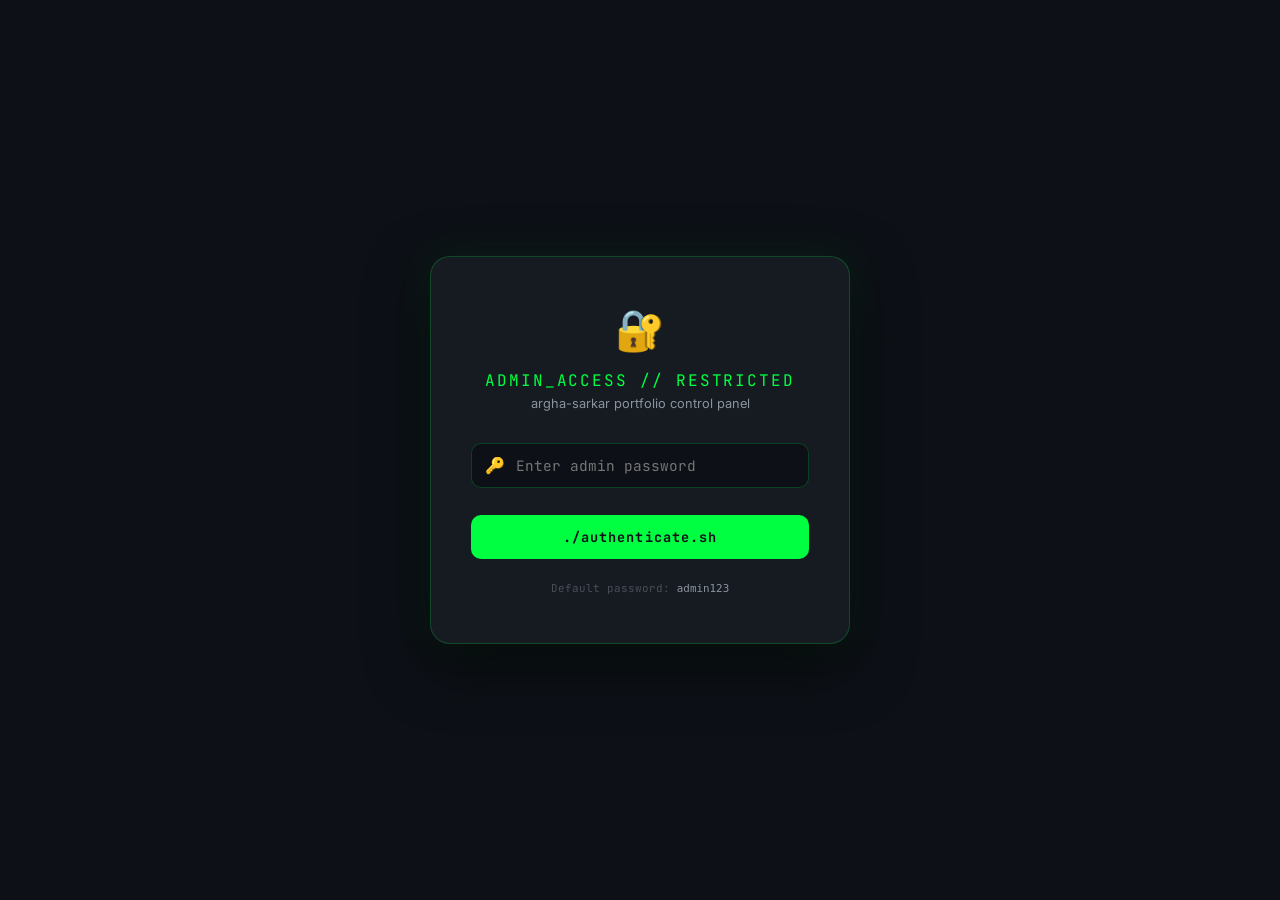
<file: admin.html>
<!DOCTYPE html>
<html lang="en">
<head>
  <meta charset="UTF-8" />
  <meta name="viewport" content="width=device-width, initial-scale=1.0" />
  <title>Admin Panel — Argha Sarkar Portfolio</title>
  <meta name="robots" content="noindex, nofollow" />
  <link rel="stylesheet" href="admin.css" />
</head>
<body>

<!-- Toast Container -->
<div id="toast-container"></div>

<!-- ═══════════════════════════════════
     LOGIN SCREEN
═══════════════════════════════════ -->
<div id="login-screen">
  <div class="login-box">
    <div class="login-icon">🔐</div>
    <div class="login-title">ADMIN_ACCESS // RESTRICTED</div>
    <div class="login-sub">argha-sarkar portfolio control panel</div>

    <div class="login-field">
      <span class="field-icon">🔑</span>
      <input type="password" id="login-pw" placeholder="Enter admin password" autocomplete="current-password" />
    </div>

    <button class="login-btn" onclick="doLogin()">./authenticate.sh</button>
    <div class="login-error" id="login-error"></div>
    <p style="margin-top:1.4rem;font-size:0.68rem;color:#484f58;font-family:'JetBrains Mono',monospace">
      Default password: <code style="color:#8b949e">admin123</code>
    </p>
  </div>
</div>

<!-- ═══════════════════════════════════
     ADMIN APP
═══════════════════════════════════ -->
<div id="admin-app">

  <!-- Sidebar -->
  <aside class="admin-sidebar">
    <div class="sidebar-brand">
      <div class="sidebar-brand-name">⚡ ADMIN PANEL</div>
      <div class="sidebar-brand-sub">argha-sarkar.github.io</div>
    </div>

    <nav class="sidebar-nav">
      <div class="nav-group-label">OVERVIEW</div>
      <div class="nav-item active" data-section="dashboard">
        <span class="nav-icon">🏠</span> Dashboard
      </div>

      <div class="nav-group-label">CONTENT</div>
      <div class="nav-item" data-section="hero">
        <span class="nav-icon">🦸</span> Hero
      </div>
      <div class="nav-item" data-section="about">
        <span class="nav-icon">👤</span> About
      </div>
      <div class="nav-item" data-section="arsenal">
        <span class="nav-icon">⚡</span> Arsenal
      </div>
      <div class="nav-item" data-section="experience">
        <span class="nav-icon">💼</span> Experience
      </div>
      <div class="nav-item" data-section="projects">
        <span class="nav-icon">🔬</span> Projects
      </div>
      <div class="nav-item" data-section="opensource">
        <span class="nav-icon">📝</span> Open Source
      </div>
      <div class="nav-item" data-section="certs">
        <span class="nav-icon">📜</span> Certifications
      </div>
      <div class="nav-item" data-section="achievements">
        <span class="nav-icon">🏆</span> Achievements
      </div>
      <div class="nav-item" data-section="stats">
        <span class="nav-icon">📊</span> Stats
      </div>
      <div class="nav-item" data-section="research">
        <span class="nav-icon">🔭</span> Research
      </div>
      <div class="nav-item" data-section="connect">
        <span class="nav-icon">📡</span> Connect
      </div>

      <div class="nav-group-label">SYSTEM</div>
      <div class="nav-item" data-section="settings">
        <span class="nav-icon">⚙️</span> Settings
      </div>
    </nav>

    <div class="sidebar-footer">
      <button class="logout-btn" onclick="doLogout()">🚪 Logout</button>
    </div>
  </aside>

  <!-- Main -->
  <div class="admin-main">

    <!-- Top Bar -->
    <div class="admin-topbar">
      <div class="topbar-title">
        <span id="current-section-label">DASHBOARD</span>
        &nbsp;/&nbsp; Portfolio Control Panel
      </div>
      <div class="topbar-actions">
        <button class="tb-btn tb-btn-export" id="topbar-export-btn">📤 Export</button>
        <button class="tb-btn tb-btn-preview" id="preview-btn">👁 Preview</button>
        <button class="tb-btn tb-btn-save" id="save-btn">💾 Save All</button>
      </div>
    </div>

    <!-- Content Area -->
    <div class="admin-content">

      <!-- Dashboard -->
      <div class="panel active" id="panel-dashboard"></div>

      <!-- Hero -->
      <div class="panel" id="panel-hero"></div>

      <!-- About -->
      <div class="panel" id="panel-about"></div>

      <!-- Arsenal -->
      <div class="panel" id="panel-arsenal"></div>

      <!-- Experience -->
      <div class="panel" id="panel-experience"></div>

      <!-- Projects -->
      <div class="panel" id="panel-projects"></div>

      <!-- Open Source -->
      <div class="panel" id="panel-opensource"></div>

      <!-- Certifications -->
      <div class="panel" id="panel-certs"></div>

      <!-- Achievements -->
      <div class="panel" id="panel-achievements"></div>

      <!-- Stats -->
      <div class="panel" id="panel-stats"></div>

      <!-- Research -->
      <div class="panel" id="panel-research"></div>

      <!-- Connect -->
      <div class="panel" id="panel-connect"></div>

      <!-- Settings -->
      <div class="panel" id="panel-settings"></div>

    </div><!-- /admin-content -->
  </div><!-- /admin-main -->
</div><!-- /admin-app -->

<!-- Export Modal -->
<div class="modal-overlay" id="export-modal">
  <div class="modal-box">
    <div class="modal-title">📤 EXPORT SITE DATA (JSON)</div>
    <p style="font-size:0.75rem;color:#8b949e;margin-bottom:0.8rem;font-family:'JetBrains Mono',monospace">
      Copy this JSON and paste it into data.js as the DEFAULT_DATA value to make changes permanent for all visitors.
    </p>
    <textarea class="modal-textarea" id="export-textarea" readonly></textarea>
    <div class="modal-actions">
      <button class="modal-btn secondary" onclick="document.getElementById('export-modal').classList.remove('open')">Close</button>
      <button class="modal-btn primary" onclick="navigator.clipboard.writeText(document.getElementById('export-textarea').value).then(()=>toast('Copied to clipboard!'))">📋 Copy</button>
    </div>
  </div>
</div>

<!-- Import Modal -->
<div class="modal-overlay" id="import-modal">
  <div class="modal-box">
    <div class="modal-title">📥 IMPORT SITE DATA (JSON)</div>
    <p style="font-size:0.75rem;color:#8b949e;margin-bottom:0.8rem;font-family:'JetBrains Mono',monospace">
      Paste exported JSON below to restore a backup or transfer data.
    </p>
    <textarea class="modal-textarea" id="import-textarea" placeholder="Paste JSON here..."></textarea>
    <div class="modal-actions">
      <button class="modal-btn secondary" onclick="document.getElementById('import-modal').classList.remove('open')">Cancel</button>
      <button class="modal-btn primary" onclick="doImport()">Import & Apply</button>
    </div>
  </div>
</div>

<script src="data.js?v=2"></script>
<script src="admin.js?v=2"></script>
</body>
</html>
</file>
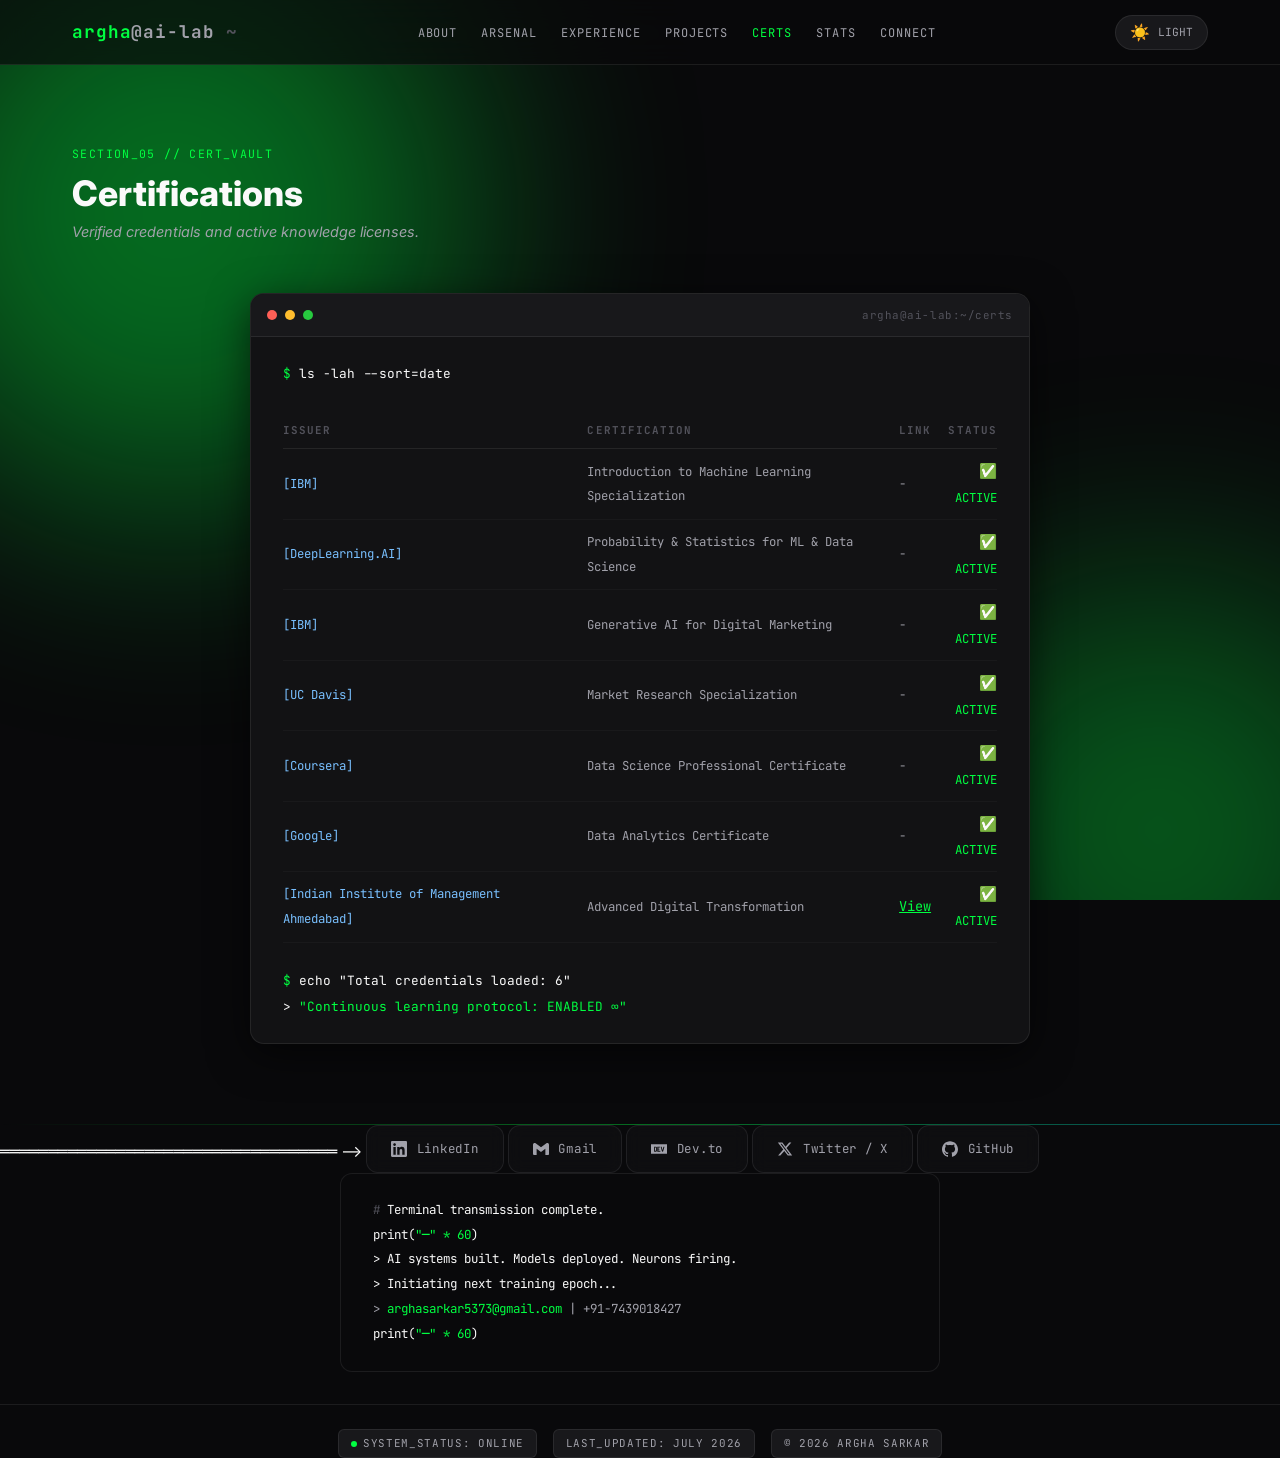
<file: certifications.html>
<!DOCTYPE html>
<html lang="en" data-theme="dark">
<head>
  <meta charset="UTF-8" />
  <meta name="viewport" content="width=device-width, initial-scale=1.0" />
<title id="site-title">Certifications — Argha Sarkar</title>
  <meta id="site-desc" name="description" content="Portfolio of Argha Sarkar — AI Research Engineer specializing in Deep Learning, MLOps, Deepfake Detection, RAG Systems, and Edge AI. 5+ years of experience building production AI." />
  <meta name="keywords" content="Argha Sarkar, AI Research Engineer, Deep Learning, MLOps, PyTorch, Deepfake Detection, RAG, LangChain, Computer Vision" />
  <meta name="author" content="Argha Sarkar" />

  <!-- Open Graph -->
  <meta property="og:title" content="Argha Sarkar — AI Research Engineer" />
  <meta property="og:description" content="Building systems that learn. Deep Learning, MLOps, and Production AI." />
  <meta property="og:type" content="website" />

  <!-- Fonts -->
  <link rel="preconnect" href="https://fonts.googleapis.com" />
  <link rel="preconnect" href="https://fonts.gstatic.com" crossorigin />
  <link href="https://fonts.googleapis.com/css2?family=Inter:wght@300;400;500;600;700;800&family=JetBrains+Mono:wght@400;500;700&display=swap" rel="stylesheet" />

  <link rel="stylesheet" href="style.css" />
</head>

<body>

<!-- Dynamic Premium Background -->
<div class="bg-orbs">
  <div class="orb orb-1"></div>
  <div class="orb orb-2"></div>
</div>

<!-- ═══════════════════════════════════
     NAVIGATION
═══════════════════════════════════ -->
<nav class="navbar" role="navigation" aria-label="Main navigation">
  <div class="nav-inner">
    <a href="#hero" class="nav-logo">argha<span>@ai-lab</span>&nbsp;<span style="color:var(--text-muted)">~</span></a>

    <ul class="nav-links" aria-label="Navigation links">
      <li><a href="#about">ABOUT</a></li>
      <li><a href="#arsenal">ARSENAL</a></li>
      <li><a href="#experience">EXPERIENCE</a></li>
      <li><a href="#projects">PROJECTS</a></li>
      <li><a href="#certs">CERTS</a></li>
      <li><a href="#stats">STATS</a></li>
      <li><a href="#connect">CONNECT</a></li>
    </ul>

    <div style="display:flex;align-items:center;gap:0.8rem;">
      <button id="theme-toggle-btn" class="theme-toggle" aria-label="Toggle dark/light mode">
        <span class="theme-icon">☀️</span>
        <span class="theme-label">LIGHT</span>
      </button>
      <button id="hamburger-btn" class="hamburger" aria-label="Open menu" aria-expanded="false">
        <span></span><span></span><span></span>
      </button>
    </div>
  </div>
</nav>

<!-- Mobile Menu -->
<nav id="nav-mobile" class="nav-mobile" aria-label="Mobile navigation">
  <a href="#about">ABOUT</a>
  <a href="#arsenal">ARSENAL</a>
  <a href="#experience">EXPERIENCE</a>
  <a href="#projects">PROJECTS</a>
  <a href="#certs">CERTS</a>
  <a href="#stats">STATS</a>
  <a href="#research">RESEARCH</a>
  <a href="#connect">CONNECT</a>
</nav>

<main>

<!-- ═══════════════════════════════════
     SECTION 05 — CERTIFICATIONS
═══════════════════════════════════ -->
<section id="certs" class="section">
  <p class="section-label reveal">SECTION_05 // CERT_VAULT</p>
  <h2 class="section-title reveal">Certifications</h2>
  <p class="section-sub reveal">Verified credentials and active knowledge licenses.</p>

  <div class="terminal-window reveal">
    <div class="terminal-header">
      <span class="code-dot red"></span>
      <span class="code-dot yellow"></span>
      <span class="code-dot green"></span>
      <span class="terminal-title">argha@ai-lab:~/certs</span>
    </div>
    <div class="terminal-body">
      <div><span class="terminal-cmd">$</span> ls -lah --sort=date</div>
      <br>
      <table class="cert-table">
        <thead>
          <tr>
            <th>ISSUER</th>
            <th>CERTIFICATION</th>
            <th>LINK</th>
            <th style="text-align:right">STATUS</th>
          </tr>
        </thead>
        <tbody id="certs-tbody">
          <tr>
            <td>[DeepLearning.AI]</td>
            <td>Probability &amp; Statistics for ML &amp; Data Science</td>
            <td>-</td>
            <td><span class="cert-status-icon">✅</span> ACTIVE</td>
          </tr>
          <tr>
            <td>[IBM]</td>
            <td>Introduction to Machine Learning Specialization</td>
            <td>-</td>
            <td><span class="cert-status-icon">✅</span> ACTIVE</td>
          </tr>
          <tr>
            <td>[IBM]</td>
            <td>Generative AI for Digital Marketing</td>
            <td>-</td>
            <td><span class="cert-status-icon">✅</span> ACTIVE</td>
          </tr>
          <tr>
            <td>[UC Davis]</td>
            <td>Market Research Specialization</td>
            <td>-</td>
            <td><span class="cert-status-icon">✅</span> ACTIVE</td>
          </tr>
          <tr>
            <td>[Coursera]</td>
            <td>Data Science Professional Certificate</td>
            <td>-</td>
            <td><span class="cert-status-icon">✅</span> ACTIVE</td>
          </tr>
          <tr>
            <td>[Google]</td>
            <td>Data Analytics Certificate</td>
            <td>-</td>
            <td><span class="cert-status-icon">✅</span> ACTIVE</td>
          </tr>
        </tbody>
      </table>
      <br>
      <div><span class="terminal-cmd">$</span> echo "Total credentials loaded: 6"</div>
      <div><span style="color:var(--text-primary)">&gt;</span> <span class="terminal-cmd">"Continuous learning protocol: ENABLED ∞"</span></div>
    </div>
  </div>
</section>

<div class="section-divider"></div>

═══════════════════════════════════ -->
<!-- ═══════════════════════════════════
     SECTION 09 — CONNECT
<footer id="connect" class="connect-section">
  <div style="max-width:900px;margin:0 auto;">
    <p class="section-label" style="text-align:center;">SECTION_09 // ESTABLISH_CONNECTION</p>
    <h2 class="section-title" style="text-align:center;">Let's Connect</h2>
    <p class="section-sub" style="text-align:center;">Open for research collaborations, AI engineering roles, and consulting.</p>

    <div class="social-links">
      <!-- LinkedIn -->
      <a href="https://linkedin.com/in/arghasarkar" target="_blank" rel="noopener" class="social-btn" id="link-linkedin">
        <svg viewBox="0 0 24 24" aria-hidden="true"><path d="M20.447 20.452h-3.554v-5.569c0-1.328-.027-3.037-1.852-3.037-1.853 0-2.136 1.445-2.136 2.939v5.667H9.351V9h3.414v1.561h.046c.477-.9 1.637-1.85 3.37-1.85 3.601 0 4.267 2.37 4.267 5.455v6.286zM5.337 7.433c-1.144 0-2.063-.926-2.063-2.065 0-1.138.92-2.063 2.063-2.063 1.14 0 2.064.925 2.064 2.063 0 1.139-.925 2.065-2.064 2.065zm1.782 13.019H3.555V9h3.564v11.452zM22.225 0H1.771C.792 0 0 .774 0 1.729v20.542C0 23.227.792 24 1.771 24h20.451C23.2 24 24 23.227 24 22.271V1.729C24 .774 23.2 0 22.222 0h.003z"/></svg>
        LinkedIn
      </a>
      <!-- Gmail -->
      <a href="mailto:arghasarkar5373@gmail.com" class="social-btn" id="link-email">
        <svg viewBox="0 0 24 24" aria-hidden="true"><path d="M24 5.457v13.909c0 .904-.732 1.636-1.636 1.636h-3.819V11.73L12 16.64l-6.545-4.91v9.273H1.636A1.636 1.636 0 0 1 0 19.366V5.457c0-2.023 2.309-3.178 3.927-1.964L5.455 4.64 12 9.548l6.545-4.91 1.528-1.145C21.69 2.28 24 3.434 24 5.457z"/></svg>
        Gmail
      </a>
      <!-- Dev.to -->
      <a href="https://dev.to/argha_sarkar" target="_blank" rel="noopener" class="social-btn" id="link-devto">
        <svg viewBox="0 0 24 24" aria-hidden="true"><path d="M7.42 10.05c-.18-.16-.46-.23-.84-.23H6l.02 2.44.04 2.45.56-.02c.41 0 .63-.07.83-.26.24-.24.26-.36.26-2.2 0-1.91-.02-1.96-.29-2.18zM0 4.94v14.12h24V4.94H0zM8.56 15.3c-.44.58-1.06.77-2.53.77H4.71V8.53h1.4c1.67 0 2.16.18 2.6.9.27.43.29.6.32 2.57.05 2.23-.02 2.73-.47 3.3zm5.09-5.47h-2.47v1.77h1.52v1.28l-1.52.01v1.76h2.84v1.5H9.42V8.53h4.23v1.3zm4.68 5.45c-.17.43-.64.79-1 .79-.18 0-.45-.15-.67-.39-.32-.32-.45-.63-.82-2.08l-.9-3.39-.45-1.67h.76c.4 0 .75.02.75.05 0 .06 1.16 4.54 1.26 4.83.04.15.32-.7.73-2.3l.66-2.52.74-.04c.4-.02.73 0 .73.04 0 .14-1.67 6.38-1.8 6.68z"/></svg>
        Dev.to
      </a>
      <!-- Twitter/X -->
      <a href="https://twitter.com/arghasa64623109" target="_blank" rel="noopener" class="social-btn" id="link-twitter">
        <svg viewBox="0 0 24 24" aria-hidden="true"><path d="M18.244 2.25h3.308l-7.227 8.26 8.502 11.24H16.17l-5.214-6.817L4.99 21.75H1.68l7.73-8.835L1.254 2.25H8.08l4.713 6.231zm-1.161 17.52h1.833L7.084 4.126H5.117z"/></svg>
        Twitter / X
      </a>
      <!-- GitHub -->
      <a href="https://github.com/argha-sarkar" target="_blank" rel="noopener" class="social-btn" id="link-github">
        <svg viewBox="0 0 24 24" aria-hidden="true"><path d="M12 .297c-6.63 0-12 5.373-12 12 0 5.303 3.438 9.8 8.205 11.385.6.113.82-.258.82-.577 0-.285-.01-1.04-.015-2.04-3.338.724-4.042-1.61-4.042-1.61C4.422 18.07 3.633 17.7 3.633 17.7c-1.087-.744.084-.729.084-.729 1.205.084 1.838 1.236 1.838 1.236 1.07 1.835 2.809 1.305 3.495.998.108-.776.417-1.305.76-1.605-2.665-.3-5.466-1.332-5.466-5.93 0-1.31.465-2.38 1.235-3.22-.135-.303-.54-1.523.105-3.176 0 0 1.005-.322 3.3 1.23.96-.267 1.98-.399 3-.405 1.02.006 2.04.138 3 .405 2.28-1.552 3.285-1.23 3.285-1.23.645 1.653.24 2.873.12 3.176.765.84 1.23 1.91 1.23 3.22 0 4.61-2.805 5.625-5.475 5.92.42.36.81 1.096.81 2.22 0 1.606-.015 2.896-.015 3.286 0 .315.21.69.825.57C20.565 22.092 24 17.592 24 12.297c0-6.627-5.373-12-12-12"/></svg>
        GitHub
      </a>
    </div>

    <!-- Terminal Footer Block -->
    <div class="footer-terminal">
      <div><span style="color:var(--text-muted)">#</span> Terminal transmission complete.</div>
      <div>print(<span style="color:var(--accent)">"─" * 60</span>)</div>
      <div style="color:var(--text-primary)">&gt; AI systems built. Models deployed. Neurons firing.</div>
      <div style="color:var(--text-primary)">&gt; Initiating next training epoch...</div>
      <div style="color:var(--text-secondary)">&gt; <a href="mailto:arghasarkar5373@gmail.com" style="color:var(--accent);text-decoration:none;">arghasarkar5373@gmail.com</a> | +91-7439018427</div>
      <div>print(<span style="color:var(--accent)">"─" * 60</span>)</div>
    </div>

    <!-- Footer Bar -->
    <div class="footer-bar">
      <span class="status-badge"><span class="dot-green"></span>SYSTEM_STATUS: ONLINE</span>
      <span class="status-badge">LAST_UPDATED: JULY 2026</span>
      <span class="status-badge">© 2026 ARGHA SARKAR</span>
    </div>
  </div>
</footer>

</main>

<!-- Back to Top -->
<button
  id="back-to-top"
  aria-label="Back to top"
  style="
    position:fixed;bottom:2rem;right:2rem;
    width:44px;height:44px;
    background:var(--accent);color:#0d1117;
    border:none;border-radius:50%;
    font-size:1.2rem;cursor:pointer;
    display:flex;align-items:center;justify-content:center;
    box-shadow:0 4px 16px var(--accent-glow);
    opacity:0;pointer-events:none;
    transition:opacity 0.3s,transform 0.3s;
    z-index:999;
  "
  onmouseover="this.style.transform='scale(1.1)'"
  onmouseout="this.style.transform='scale(1)'"
>↑</button>

<script src="data.js"></script>
<script src="script.js"></script>
</body>
</html>
</file>
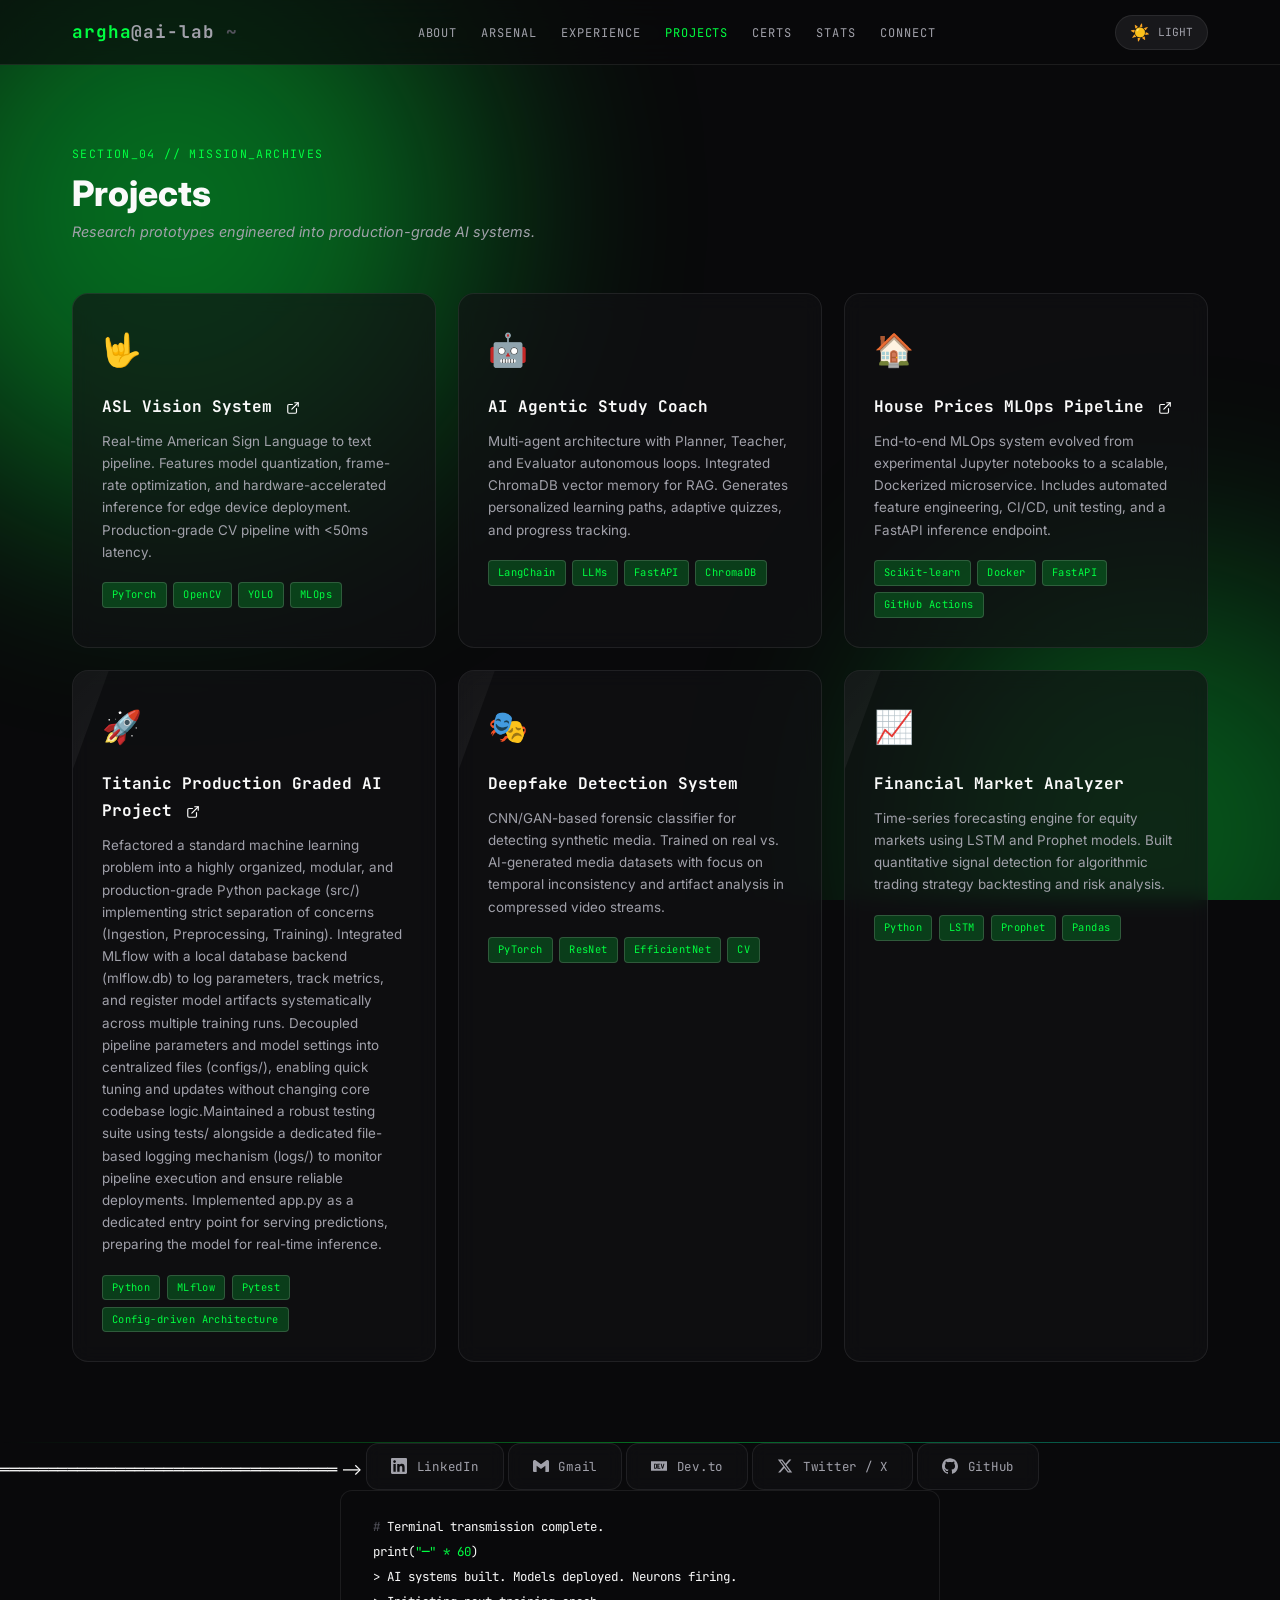
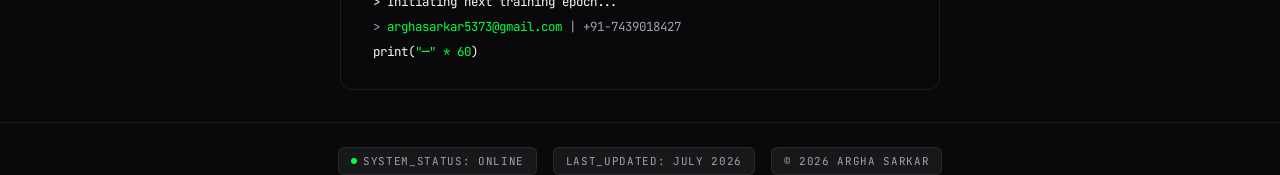
<file: projects.html>
<!DOCTYPE html>
<html lang="en" data-theme="dark">
<head>
  <meta charset="UTF-8" />
  <meta name="viewport" content="width=device-width, initial-scale=1.0" />
<title id="site-title">Projects — Argha Sarkar</title>
  <meta id="site-desc" name="description" content="Portfolio of Argha Sarkar — AI Research Engineer specializing in Deep Learning, MLOps, Deepfake Detection, RAG Systems, and Edge AI. 5+ years of experience building production AI." />
  <meta name="keywords" content="Argha Sarkar, AI Research Engineer, Deep Learning, MLOps, PyTorch, Deepfake Detection, RAG, LangChain, Computer Vision" />
  <meta name="author" content="Argha Sarkar" />

  <!-- Open Graph -->
  <meta property="og:title" content="Argha Sarkar — AI Research Engineer" />
  <meta property="og:description" content="Building systems that learn. Deep Learning, MLOps, and Production AI." />
  <meta property="og:type" content="website" />

  <!-- Fonts -->
  <link rel="preconnect" href="https://fonts.googleapis.com" />
  <link rel="preconnect" href="https://fonts.gstatic.com" crossorigin />
  <link href="https://fonts.googleapis.com/css2?family=Inter:wght@300;400;500;600;700;800&family=JetBrains+Mono:wght@400;500;700&display=swap" rel="stylesheet" />

  <link rel="stylesheet" href="style.css" />
</head>

<body>

<!-- Dynamic Premium Background -->
<div class="bg-orbs">
  <div class="orb orb-1"></div>
  <div class="orb orb-2"></div>
</div>

<!-- ═══════════════════════════════════
     NAVIGATION
═══════════════════════════════════ -->
<nav class="navbar" role="navigation" aria-label="Main navigation">
  <div class="nav-inner">
    <a href="#hero" class="nav-logo">argha<span>@ai-lab</span>&nbsp;<span style="color:var(--text-muted)">~</span></a>

    <ul class="nav-links" aria-label="Navigation links">
      <li><a href="#about">ABOUT</a></li>
      <li><a href="#arsenal">ARSENAL</a></li>
      <li><a href="#experience">EXPERIENCE</a></li>
      <li><a href="#projects">PROJECTS</a></li>
      <li><a href="#certs">CERTS</a></li>
      <li><a href="#stats">STATS</a></li>
      <li><a href="#connect">CONNECT</a></li>
    </ul>

    <div style="display:flex;align-items:center;gap:0.8rem;">
      <button id="theme-toggle-btn" class="theme-toggle" aria-label="Toggle dark/light mode">
        <span class="theme-icon">☀️</span>
        <span class="theme-label">LIGHT</span>
      </button>
      <button id="hamburger-btn" class="hamburger" aria-label="Open menu" aria-expanded="false">
        <span></span><span></span><span></span>
      </button>
    </div>
  </div>
</nav>

<!-- Mobile Menu -->
<nav id="nav-mobile" class="nav-mobile" aria-label="Mobile navigation">
  <a href="#about">ABOUT</a>
  <a href="#arsenal">ARSENAL</a>
  <a href="#experience">EXPERIENCE</a>
  <a href="#projects">PROJECTS</a>
  <a href="#certs">CERTS</a>
  <a href="#stats">STATS</a>
  <a href="#research">RESEARCH</a>
  <a href="#connect">CONNECT</a>
</nav>

<main>

<!-- ═══════════════════════════════════
     SECTION 04 — PROJECTS
═══════════════════════════════════ -->
<section id="projects" class="section">
  <p class="section-label reveal">SECTION_04 // MISSION_ARCHIVES</p>
  <h2 class="section-title reveal">Projects</h2>
  <p class="section-sub reveal">Research prototypes engineered into production-grade AI systems.</p>

  <div class="projects-grid" id="projects-container">

    <div class="project-card reveal reveal-delay-1">
      <span class="project-icon">🤟</span>
      <div class="project-name">ASL Vision System</div>
      <p class="project-desc">Real-time American Sign Language to text pipeline. Features model quantization, frame-rate optimization, and hardware-accelerated inference for edge device deployment. Production-grade CV pipeline with &lt;50ms latency.</p>
      <div class="project-stack">
        <span class="stack-tag">PyTorch</span>
        <span class="stack-tag">OpenCV</span>
        <span class="stack-tag">YOLO</span>
        <span class="stack-tag">MLOps</span>
      </div>
    </div>

    <div class="project-card reveal reveal-delay-2">
      <span class="project-icon">🤖</span>
      <div class="project-name">AI Agentic Study Coach</div>
      <p class="project-desc">Multi-agent architecture with Planner, Teacher, and Evaluator autonomous loops. Integrated ChromaDB vector memory for RAG. Generates personalized learning paths, adaptive quizzes, and progress tracking.</p>
      <div class="project-stack">
        <span class="stack-tag">LangChain</span>
        <span class="stack-tag">LLMs</span>
        <span class="stack-tag">FastAPI</span>
        <span class="stack-tag">ChromaDB</span>
      </div>
    </div>

    <div class="project-card reveal reveal-delay-3">
      <span class="project-icon">🏠</span>
      <div class="project-name">House Prices MLOps Pipeline</div>
      <p class="project-desc">End-to-end MLOps system evolved from experimental Jupyter notebooks to a scalable, Dockerized microservice. Includes automated feature engineering, CI/CD, unit testing, and a FastAPI inference endpoint.</p>
      <div class="project-stack">
        <span class="stack-tag">Scikit-learn</span>
        <span class="stack-tag">Docker</span>
        <span class="stack-tag">FastAPI</span>
        <span class="stack-tag">GitHub Actions</span>
      </div>
    </div>

    <div class="project-card reveal reveal-delay-1">
      <span class="project-icon">🎭</span>
      <div class="project-name">Deepfake Detection System</div>
      <p class="project-desc">CNN/GAN-based forensic classifier for detecting synthetic media. Trained on real vs. AI-generated media datasets with focus on temporal inconsistency and artifact analysis in compressed video streams.</p>
      <div class="project-stack">
        <span class="stack-tag">PyTorch</span>
        <span class="stack-tag">ResNet</span>
        <span class="stack-tag">EfficientNet</span>
        <span class="stack-tag">CV</span>
      </div>
    </div>

    <div class="project-card reveal reveal-delay-2">
      <span class="project-icon">📈</span>
      <div class="project-name">Financial Market Analyzer</div>
      <p class="project-desc">Time-series forecasting engine for equity markets using LSTM and Prophet models. Built quantitative signal detection for algorithmic trading strategy backtesting and risk analysis.</p>
      <div class="project-stack">
        <span class="stack-tag">Python</span>
        <span class="stack-tag">LSTM</span>
        <span class="stack-tag">Prophet</span>
        <span class="stack-tag">Pandas</span>
      </div>
    </div>

  </div>
</section>

<div class="section-divider"></div>

═══════════════════════════════════ -->
<!-- ═══════════════════════════════════
     SECTION 09 — CONNECT
<footer id="connect" class="connect-section">
  <div style="max-width:900px;margin:0 auto;">
    <p class="section-label" style="text-align:center;">SECTION_09 // ESTABLISH_CONNECTION</p>
    <h2 class="section-title" style="text-align:center;">Let's Connect</h2>
    <p class="section-sub" style="text-align:center;">Open for research collaborations, AI engineering roles, and consulting.</p>

    <div class="social-links">
      <!-- LinkedIn -->
      <a href="https://linkedin.com/in/arghasarkar" target="_blank" rel="noopener" class="social-btn" id="link-linkedin">
        <svg viewBox="0 0 24 24" aria-hidden="true"><path d="M20.447 20.452h-3.554v-5.569c0-1.328-.027-3.037-1.852-3.037-1.853 0-2.136 1.445-2.136 2.939v5.667H9.351V9h3.414v1.561h.046c.477-.9 1.637-1.85 3.37-1.85 3.601 0 4.267 2.37 4.267 5.455v6.286zM5.337 7.433c-1.144 0-2.063-.926-2.063-2.065 0-1.138.92-2.063 2.063-2.063 1.14 0 2.064.925 2.064 2.063 0 1.139-.925 2.065-2.064 2.065zm1.782 13.019H3.555V9h3.564v11.452zM22.225 0H1.771C.792 0 0 .774 0 1.729v20.542C0 23.227.792 24 1.771 24h20.451C23.2 24 24 23.227 24 22.271V1.729C24 .774 23.2 0 22.222 0h.003z"/></svg>
        LinkedIn
      </a>
      <!-- Gmail -->
      <a href="mailto:arghasarkar5373@gmail.com" class="social-btn" id="link-email">
        <svg viewBox="0 0 24 24" aria-hidden="true"><path d="M24 5.457v13.909c0 .904-.732 1.636-1.636 1.636h-3.819V11.73L12 16.64l-6.545-4.91v9.273H1.636A1.636 1.636 0 0 1 0 19.366V5.457c0-2.023 2.309-3.178 3.927-1.964L5.455 4.64 12 9.548l6.545-4.91 1.528-1.145C21.69 2.28 24 3.434 24 5.457z"/></svg>
        Gmail
      </a>
      <!-- Dev.to -->
      <a href="https://dev.to/argha_sarkar" target="_blank" rel="noopener" class="social-btn" id="link-devto">
        <svg viewBox="0 0 24 24" aria-hidden="true"><path d="M7.42 10.05c-.18-.16-.46-.23-.84-.23H6l.02 2.44.04 2.45.56-.02c.41 0 .63-.07.83-.26.24-.24.26-.36.26-2.2 0-1.91-.02-1.96-.29-2.18zM0 4.94v14.12h24V4.94H0zM8.56 15.3c-.44.58-1.06.77-2.53.77H4.71V8.53h1.4c1.67 0 2.16.18 2.6.9.27.43.29.6.32 2.57.05 2.23-.02 2.73-.47 3.3zm5.09-5.47h-2.47v1.77h1.52v1.28l-1.52.01v1.76h2.84v1.5H9.42V8.53h4.23v1.3zm4.68 5.45c-.17.43-.64.79-1 .79-.18 0-.45-.15-.67-.39-.32-.32-.45-.63-.82-2.08l-.9-3.39-.45-1.67h.76c.4 0 .75.02.75.05 0 .06 1.16 4.54 1.26 4.83.04.15.32-.7.73-2.3l.66-2.52.74-.04c.4-.02.73 0 .73.04 0 .14-1.67 6.38-1.8 6.68z"/></svg>
        Dev.to
      </a>
      <!-- Twitter/X -->
      <a href="https://twitter.com/arghasa64623109" target="_blank" rel="noopener" class="social-btn" id="link-twitter">
        <svg viewBox="0 0 24 24" aria-hidden="true"><path d="M18.244 2.25h3.308l-7.227 8.26 8.502 11.24H16.17l-5.214-6.817L4.99 21.75H1.68l7.73-8.835L1.254 2.25H8.08l4.713 6.231zm-1.161 17.52h1.833L7.084 4.126H5.117z"/></svg>
        Twitter / X
      </a>
      <!-- GitHub -->
      <a href="https://github.com/argha-sarkar" target="_blank" rel="noopener" class="social-btn" id="link-github">
        <svg viewBox="0 0 24 24" aria-hidden="true"><path d="M12 .297c-6.63 0-12 5.373-12 12 0 5.303 3.438 9.8 8.205 11.385.6.113.82-.258.82-.577 0-.285-.01-1.04-.015-2.04-3.338.724-4.042-1.61-4.042-1.61C4.422 18.07 3.633 17.7 3.633 17.7c-1.087-.744.084-.729.084-.729 1.205.084 1.838 1.236 1.838 1.236 1.07 1.835 2.809 1.305 3.495.998.108-.776.417-1.305.76-1.605-2.665-.3-5.466-1.332-5.466-5.93 0-1.31.465-2.38 1.235-3.22-.135-.303-.54-1.523.105-3.176 0 0 1.005-.322 3.3 1.23.96-.267 1.98-.399 3-.405 1.02.006 2.04.138 3 .405 2.28-1.552 3.285-1.23 3.285-1.23.645 1.653.24 2.873.12 3.176.765.84 1.23 1.91 1.23 3.22 0 4.61-2.805 5.625-5.475 5.92.42.36.81 1.096.81 2.22 0 1.606-.015 2.896-.015 3.286 0 .315.21.69.825.57C20.565 22.092 24 17.592 24 12.297c0-6.627-5.373-12-12-12"/></svg>
        GitHub
      </a>
    </div>

    <!-- Terminal Footer Block -->
    <div class="footer-terminal">
      <div><span style="color:var(--text-muted)">#</span> Terminal transmission complete.</div>
      <div>print(<span style="color:var(--accent)">"─" * 60</span>)</div>
      <div style="color:var(--text-primary)">&gt; AI systems built. Models deployed. Neurons firing.</div>
      <div style="color:var(--text-primary)">&gt; Initiating next training epoch...</div>
      <div style="color:var(--text-secondary)">&gt; <a href="mailto:arghasarkar5373@gmail.com" style="color:var(--accent);text-decoration:none;">arghasarkar5373@gmail.com</a> | +91-7439018427</div>
      <div>print(<span style="color:var(--accent)">"─" * 60</span>)</div>
    </div>

    <!-- Footer Bar -->
    <div class="footer-bar">
      <span class="status-badge"><span class="dot-green"></span>SYSTEM_STATUS: ONLINE</span>
      <span class="status-badge">LAST_UPDATED: JULY 2026</span>
      <span class="status-badge">© 2026 ARGHA SARKAR</span>
    </div>
  </div>
</footer>

</main>

<!-- Back to Top -->
<button
  id="back-to-top"
  aria-label="Back to top"
  style="
    position:fixed;bottom:2rem;right:2rem;
    width:44px;height:44px;
    background:var(--accent);color:#0d1117;
    border:none;border-radius:50%;
    font-size:1.2rem;cursor:pointer;
    display:flex;align-items:center;justify-content:center;
    box-shadow:0 4px 16px var(--accent-glow);
    opacity:0;pointer-events:none;
    transition:opacity 0.3s,transform 0.3s;
    z-index:999;
  "
  onmouseover="this.style.transform='scale(1.1)'"
  onmouseout="this.style.transform='scale(1)'"
>↑</button>

<script src="data.js"></script>
<script src="script.js"></script>
</body>
</html>
</file>
<file: admin.css>
/* ═══════════════════════════════════════════════════
   ARGHA SARKAR — ADMIN PANEL STYLES
   ═══════════════════════════════════════════════════ */

@import url('https://fonts.googleapis.com/css2?family=Inter:wght@300;400;500;600;700;800&family=JetBrains+Mono:wght@400;500;700&display=swap');

*, *::before, *::after { box-sizing: border-box; margin: 0; padding: 0; }
html { font-size: 16px; height: 100%; }

body {
  font-family: 'Inter', sans-serif;
  background: #0d1117;
  color: #e6edf3;
  height: 100%;
  overflow: hidden;
}

/* ══════════════════════════════════════
   LOGIN SCREEN
══════════════════════════════════════ */
#login-screen {
  position: fixed; inset: 0;
  background: #0d1117;
  display: flex;
  align-items: center;
  justify-content: center;
  z-index: 9999;
}

.login-box {
  background: #161b22;
  border: 1px solid rgba(0,255,65,0.2);
  border-radius: 20px;
  padding: 3rem 2.5rem;
  width: 100%;
  max-width: 420px;
  text-align: center;
  box-shadow: 0 20px 60px rgba(0,0,0,0.6), 0 0 40px rgba(0,255,65,0.08);
}

.login-icon {
  font-size: 2.5rem;
  margin-bottom: 1rem;
}

.login-title {
  font-family: 'JetBrains Mono', monospace;
  font-size: 1rem;
  color: #00ff41;
  letter-spacing: 0.12em;
  margin-bottom: 0.3rem;
}

.login-sub {
  font-size: 0.8rem;
  color: #8b949e;
  margin-bottom: 2rem;
}

.login-field {
  position: relative;
  margin-bottom: 1.2rem;
}

.login-field input {
  width: 100%;
  background: #0d1117;
  border: 1px solid rgba(0,255,65,0.2);
  border-radius: 10px;
  padding: 12px 16px 12px 44px;
  color: #e6edf3;
  font-family: 'JetBrains Mono', monospace;
  font-size: 0.9rem;
  outline: none;
  transition: border-color 0.3s, box-shadow 0.3s;
}
.login-field input:focus {
  border-color: #00ff41;
  box-shadow: 0 0 0 3px rgba(0,255,65,0.1);
}
.login-field .field-icon {
  position: absolute;
  left: 14px;
  top: 50%;
  transform: translateY(-50%);
  font-size: 1rem;
  pointer-events: none;
}

.login-btn {
  width: 100%;
  background: #00ff41;
  color: #0d1117;
  border: none;
  border-radius: 10px;
  padding: 13px;
  font-family: 'JetBrains Mono', monospace;
  font-weight: 700;
  font-size: 0.85rem;
  letter-spacing: 0.08em;
  cursor: pointer;
  transition: all 0.3s;
  margin-top: 0.5rem;
}
.login-btn:hover {
  background: #00cc33;
  box-shadow: 0 6px 20px rgba(0,255,65,0.3);
  transform: translateY(-1px);
}

.login-error {
  color: #ff4444;
  font-size: 0.78rem;
  font-family: 'JetBrains Mono', monospace;
  margin-top: 0.8rem;
  display: none;
}
.login-error.show { display: block; }

/* ══════════════════════════════════════
   ADMIN LAYOUT
══════════════════════════════════════ */
#admin-app {
  display: none;
  height: 100vh;
  overflow: hidden;
}
#admin-app.visible { display: flex; }

/* Sidebar */
.admin-sidebar {
  width: 240px;
  flex-shrink: 0;
  background: #0d1117;
  border-right: 1px solid rgba(0,255,65,0.1);
  display: flex;
  flex-direction: column;
  height: 100vh;
  overflow-y: auto;
}

.sidebar-brand {
  padding: 1.4rem 1.2rem 1rem;
  border-bottom: 1px solid rgba(0,255,65,0.1);
}
.sidebar-brand-name {
  font-family: 'JetBrains Mono', monospace;
  font-size: 0.85rem;
  color: #00ff41;
  font-weight: 700;
  letter-spacing: 0.05em;
}
.sidebar-brand-sub {
  font-size: 0.68rem;
  color: #484f58;
  margin-top: 2px;
  font-family: 'JetBrains Mono', monospace;
}

.sidebar-nav {
  flex: 1;
  padding: 0.8rem 0;
  overflow-y: auto;
}

.nav-group-label {
  font-family: 'JetBrains Mono', monospace;
  font-size: 0.6rem;
  color: #484f58;
  letter-spacing: 0.14em;
  padding: 0.8rem 1.2rem 0.3rem;
  text-transform: uppercase;
}

.nav-item {
  display: flex;
  align-items: center;
  gap: 0.7rem;
  padding: 9px 1.2rem;
  font-size: 0.82rem;
  color: #8b949e;
  cursor: pointer;
  border-left: 2px solid transparent;
  transition: all 0.2s;
  user-select: none;
}
.nav-item:hover {
  color: #e6edf3;
  background: rgba(0,255,65,0.04);
}
.nav-item.active {
  color: #00ff41;
  border-left-color: #00ff41;
  background: rgba(0,255,65,0.06);
}
.nav-item .nav-icon { font-size: 1rem; width: 20px; text-align: center; }

.sidebar-footer {
  padding: 1rem 1.2rem;
  border-top: 1px solid rgba(0,255,65,0.1);
}

.logout-btn {
  display: flex;
  align-items: center;
  gap: 0.6rem;
  width: 100%;
  background: transparent;
  border: 1px solid rgba(255,68,68,0.3);
  border-radius: 8px;
  padding: 8px 12px;
  color: #ff4444;
  font-family: 'JetBrains Mono', monospace;
  font-size: 0.73rem;
  cursor: pointer;
  transition: all 0.2s;
  letter-spacing: 0.06em;
}
.logout-btn:hover {
  background: rgba(255,68,68,0.1);
  border-color: rgba(255,68,68,0.6);
}

/* Main Panel */
.admin-main {
  flex: 1;
  display: flex;
  flex-direction: column;
  overflow: hidden;
}

/* Top Bar */
.admin-topbar {
  height: 56px;
  background: #161b22;
  border-bottom: 1px solid rgba(0,255,65,0.1);
  display: flex;
  align-items: center;
  justify-content: space-between;
  padding: 0 1.8rem;
  flex-shrink: 0;
}

.topbar-title {
  font-family: 'JetBrains Mono', monospace;
  font-size: 0.78rem;
  color: #8b949e;
  letter-spacing: 0.08em;
}
.topbar-title span { color: #00ff41; }

.topbar-actions {
  display: flex;
  align-items: center;
  gap: 0.7rem;
}

.tb-btn {
  display: flex;
  align-items: center;
  gap: 0.4rem;
  padding: 7px 14px;
  border-radius: 8px;
  font-family: 'JetBrains Mono', monospace;
  font-size: 0.72rem;
  cursor: pointer;
  transition: all 0.2s;
  border: 1px solid;
  letter-spacing: 0.05em;
}
.tb-btn-preview {
  background: transparent;
  border-color: rgba(0,255,65,0.3);
  color: #00ff41;
}
.tb-btn-preview:hover {
  background: rgba(0,255,65,0.08);
  border-color: #00ff41;
}
.tb-btn-save {
  background: #00ff41;
  border-color: #00ff41;
  color: #0d1117;
  font-weight: 700;
}
.tb-btn-save:hover {
  background: #00cc33;
  box-shadow: 0 4px 14px rgba(0,255,65,0.3);
  transform: translateY(-1px);
}
.tb-btn-export {
  background: transparent;
  border-color: rgba(121,192,255,0.3);
  color: #79c0ff;
}
.tb-btn-export:hover {
  background: rgba(121,192,255,0.08);
  border-color: #79c0ff;
}

/* Content Area */
.admin-content {
  flex: 1;
  overflow-y: auto;
  padding: 2rem;
  background: #0d1117;
}

/* Panels */
.panel { display: none; }
.panel.active { display: block; }

.panel-title {
  font-size: 1.3rem;
  font-weight: 800;
  color: #e6edf3;
  margin-bottom: 0.3rem;
}
.panel-sub {
  font-size: 0.82rem;
  color: #8b949e;
  margin-bottom: 2rem;
}

/* ══════════════════════════════════════
   FORM ELEMENTS
══════════════════════════════════════ */
.form-section {
  background: #161b22;
  border: 1px solid rgba(0,255,65,0.1);
  border-radius: 14px;
  padding: 1.5rem;
  margin-bottom: 1.4rem;
}

.form-section-title {
  font-family: 'JetBrains Mono', monospace;
  font-size: 0.72rem;
  color: #00ff41;
  letter-spacing: 0.1em;
  margin-bottom: 1.2rem;
  padding-bottom: 0.6rem;
  border-bottom: 1px solid rgba(0,255,65,0.1);
}

.form-grid {
  display: grid;
  grid-template-columns: 1fr 1fr;
  gap: 1rem;
}
.form-grid.single { grid-template-columns: 1fr; }
.form-grid.triple { grid-template-columns: 1fr 1fr 1fr; }

.form-group { display: flex; flex-direction: column; gap: 0.4rem; }
.form-group.full { grid-column: 1 / -1; }

.form-label {
  font-size: 0.72rem;
  font-family: 'JetBrains Mono', monospace;
  color: #8b949e;
  letter-spacing: 0.05em;
}

.form-input,
.form-textarea,
.form-select {
  background: #0d1117;
  border: 1px solid rgba(0,255,65,0.15);
  border-radius: 8px;
  padding: 9px 12px;
  color: #e6edf3;
  font-family: 'JetBrains Mono', monospace;
  font-size: 0.8rem;
  outline: none;
  transition: border-color 0.2s, box-shadow 0.2s;
  width: 100%;
}
.form-input:focus,
.form-textarea:focus,
.form-select:focus {
  border-color: #00ff41;
  box-shadow: 0 0 0 2px rgba(0,255,65,0.1);
}
.form-textarea {
  resize: vertical;
  min-height: 80px;
  line-height: 1.6;
}
.form-select {
  cursor: pointer;
  appearance: none;
  background-image: url("data:image/svg+xml,%3Csvg xmlns='http://www.w3.org/2000/svg' width='12' height='8' viewBox='0 0 12 8'%3E%3Cpath d='M1 1l5 5 5-5' stroke='%2300ff41' stroke-width='1.5' fill='none'/%3E%3C/svg%3E");
  background-repeat: no-repeat;
  background-position: right 12px center;
  padding-right: 36px;
}

/* Color input */
.color-input-wrap {
  display: flex;
  align-items: center;
  gap: 0.6rem;
}
.color-input-wrap input[type="color"] {
  width: 40px;
  height: 34px;
  border: 1px solid rgba(0,255,65,0.2);
  border-radius: 6px;
  background: none;
  cursor: pointer;
  padding: 2px;
}
.color-input-wrap .form-input { flex: 1; }

/* Tags / Array input */
.tags-container {
  display: flex;
  flex-wrap: wrap;
  gap: 0.4rem;
  background: #0d1117;
  border: 1px solid rgba(0,255,65,0.15);
  border-radius: 8px;
  padding: 8px;
  min-height: 44px;
  cursor: text;
  transition: border-color 0.2s;
}
.tags-container:focus-within { border-color: #00ff41; }
.tag-chip {
  display: inline-flex;
  align-items: center;
  gap: 0.3rem;
  background: rgba(0,255,65,0.1);
  border: 1px solid rgba(0,255,65,0.25);
  border-radius: 5px;
  padding: 3px 8px;
  font-family: 'JetBrains Mono', monospace;
  font-size: 0.7rem;
  color: #00ff41;
}
.tag-chip button {
  background: none;
  border: none;
  color: #484f58;
  cursor: pointer;
  padding: 0;
  font-size: 0.75rem;
  line-height: 1;
  transition: color 0.2s;
}
.tag-chip button:hover { color: #ff4444; }
.tag-input {
  border: none;
  background: none;
  outline: none;
  color: #e6edf3;
  font-family: 'JetBrains Mono', monospace;
  font-size: 0.78rem;
  min-width: 80px;
  flex: 1;
}

/* ── Card List (Projects, Certs, Experience) ── */
.card-list {
  display: flex;
  flex-direction: column;
  gap: 1rem;
  margin-bottom: 1rem;
}

.card-item {
  background: #0d1117;
  border: 1px solid rgba(0,255,65,0.1);
  border-radius: 12px;
  overflow: hidden;
  transition: border-color 0.2s;
}
.card-item:hover { border-color: rgba(0,255,65,0.3); }

.card-item-header {
  display: flex;
  align-items: center;
  gap: 0.8rem;
  padding: 12px 14px;
  cursor: pointer;
  user-select: none;
  background: #161b22;
}
.card-item-icon  { font-size: 1.2rem; }
.card-item-title { flex: 1; font-size: 0.85rem; font-weight: 600; color: #e6edf3; }
.card-item-controls {
  display: flex;
  gap: 0.4rem;
}
.icon-btn {
  background: none;
  border: 1px solid rgba(255,255,255,0.1);
  border-radius: 6px;
  color: #8b949e;
  cursor: pointer;
  padding: 4px 8px;
  font-size: 0.75rem;
  transition: all 0.2s;
}
.icon-btn:hover         { color: #e6edf3; border-color: rgba(255,255,255,0.3); }
.icon-btn.delete:hover  { color: #ff4444; border-color: rgba(255,68,68,0.4); }
.icon-btn.move:hover    { color: #00ff41; border-color: rgba(0,255,65,0.4); }

.card-item-body {
  padding: 1rem 1.2rem;
  display: none;
}
.card-item-body.open { display: block; }

/* Add button */
.add-btn {
  display: flex;
  align-items: center;
  gap: 0.5rem;
  background: transparent;
  border: 1px dashed rgba(0,255,65,0.3);
  border-radius: 10px;
  padding: 10px 16px;
  color: #00ff41;
  font-family: 'JetBrains Mono', monospace;
  font-size: 0.76rem;
  cursor: pointer;
  width: 100%;
  transition: all 0.2s;
  letter-spacing: 0.05em;
}
.add-btn:hover {
  background: rgba(0,255,65,0.06);
  border-color: rgba(0,255,65,0.6);
}

/* Language rows */
.lang-admin-row {
  display: grid;
  grid-template-columns: 34px 1fr 90px 80px 32px;
  align-items: center;
  gap: 0.6rem;
  margin-bottom: 0.6rem;
}
.lang-color-swatch {
  width: 28px; height: 28px;
  border-radius: 6px;
  border: 1px solid rgba(255,255,255,0.15);
  cursor: pointer;
  padding: 2px;
}

/* Proficiency row */
.prof-admin-row {
  display: grid;
  grid-template-columns: 1fr 100px 120px 32px;
  align-items: center;
  gap: 0.7rem;
  margin-bottom: 0.6rem;
}

/* ══════════════════════════════════════
   DASHBOARD OVERVIEW
══════════════════════════════════════ */
.overview-grid {
  display: grid;
  grid-template-columns: repeat(4, 1fr);
  gap: 1rem;
  margin-bottom: 2rem;
}

.overview-card {
  background: #161b22;
  border: 1px solid rgba(0,255,65,0.1);
  border-radius: 12px;
  padding: 1.3rem;
  transition: border-color 0.2s, transform 0.2s;
}
.overview-card:hover {
  border-color: rgba(0,255,65,0.3);
  transform: translateY(-2px);
}
.ov-icon  { font-size: 1.6rem; margin-bottom: 0.6rem; }
.ov-value { font-family: 'JetBrains Mono', monospace; font-size: 1.4rem; font-weight: 700; color: #00ff41; }
.ov-label { font-size: 0.75rem; color: #8b949e; margin-top: 0.2rem; }

.quick-actions {
  background: #161b22;
  border: 1px solid rgba(0,255,65,0.1);
  border-radius: 14px;
  padding: 1.5rem;
  margin-bottom: 1.5rem;
}
.qa-title {
  font-family: 'JetBrains Mono', monospace;
  font-size: 0.72rem;
  color: #00ff41;
  letter-spacing: 0.1em;
  margin-bottom: 1rem;
}
.qa-grid {
  display: grid;
  grid-template-columns: repeat(3, 1fr);
  gap: 0.7rem;
}
.qa-btn {
  background: rgba(0,255,65,0.04);
  border: 1px solid rgba(0,255,65,0.15);
  border-radius: 10px;
  padding: 12px;
  text-align: center;
  cursor: pointer;
  transition: all 0.2s;
  font-size: 0.78rem;
  color: #8b949e;
}
.qa-btn:hover {
  background: rgba(0,255,65,0.1);
  border-color: rgba(0,255,65,0.4);
  color: #00ff41;
}
.qa-btn-icon { font-size: 1.3rem; display: block; margin-bottom: 0.3rem; }

/* ══════════════════════════════════════
   TOAST NOTIFICATION
══════════════════════════════════════ */
#toast-container {
  position: fixed;
  top: 1.2rem;
  right: 1.4rem;
  z-index: 99999;
  display: flex;
  flex-direction: column;
  gap: 0.5rem;
}

.toast {
  display: flex;
  align-items: center;
  gap: 0.6rem;
  background: #161b22;
  border: 1px solid rgba(0,255,65,0.4);
  border-radius: 10px;
  padding: 12px 16px;
  font-family: 'JetBrains Mono', monospace;
  font-size: 0.78rem;
  color: #00ff41;
  box-shadow: 0 8px 24px rgba(0,0,0,0.4);
  animation: slideInRight 0.3s ease, fadeOut 0.4s ease 2s forwards;
  min-width: 220px;
}
.toast.error {
  border-color: rgba(255,68,68,0.4);
  color: #ff4444;
}
.toast-icon { font-size: 1rem; }

@keyframes slideInRight {
  from { opacity: 0; transform: translateX(20px); }
  to   { opacity: 1; transform: translateX(0); }
}
@keyframes fadeOut {
  from { opacity: 1; }
  to   { opacity: 0; transform: translateY(-10px); }
}

/* ══════════════════════════════════════
   SCROLLBAR
══════════════════════════════════════ */
::-webkit-scrollbar { width: 5px; }
::-webkit-scrollbar-track { background: #0d1117; }
::-webkit-scrollbar-thumb { background: rgba(0,255,65,0.3); border-radius: 3px; }

/* ══════════════════════════════════════
   IMPORT/EXPORT MODAL
══════════════════════════════════════ */
.modal-overlay {
  position: fixed; inset: 0;
  background: rgba(0,0,0,0.7);
  z-index: 9998;
  display: flex;
  align-items: center;
  justify-content: center;
  display: none;
}
.modal-overlay.open { display: flex; }
.modal-box {
  background: #161b22;
  border: 1px solid rgba(0,255,65,0.2);
  border-radius: 16px;
  padding: 2rem;
  width: 90%;
  max-width: 640px;
  max-height: 80vh;
  display: flex;
  flex-direction: column;
}
.modal-title {
  font-family: 'JetBrains Mono', monospace;
  font-size: 0.85rem;
  color: #00ff41;
  letter-spacing: 0.08em;
  margin-bottom: 1rem;
}
.modal-textarea {
  flex: 1;
  background: #0d1117;
  border: 1px solid rgba(0,255,65,0.15);
  border-radius: 8px;
  padding: 12px;
  color: #e6edf3;
  font-family: 'JetBrains Mono', monospace;
  font-size: 0.72rem;
  outline: none;
  resize: none;
  min-height: 300px;
  overflow-y: auto;
  line-height: 1.5;
}
.modal-actions {
  display: flex;
  gap: 0.6rem;
  justify-content: flex-end;
  margin-top: 1rem;
}
.modal-btn {
  padding: 8px 18px;
  border-radius: 8px;
  font-family: 'JetBrains Mono', monospace;
  font-size: 0.75rem;
  cursor: pointer;
  border: 1px solid;
  transition: all 0.2s;
}
.modal-btn.primary { background: #00ff41; border-color: #00ff41; color: #0d1117; font-weight: 700; }
.modal-btn.primary:hover { background: #00cc33; }
.modal-btn.secondary { background: transparent; border-color: rgba(255,255,255,0.2); color: #8b949e; }
.modal-btn.secondary:hover { color: #e6edf3; border-color: rgba(255,255,255,0.4); }

/* Responsive */
@media (max-width: 700px) {
  .admin-sidebar { width: 200px; }
  .overview-grid { grid-template-columns: repeat(2, 1fr); }
  .form-grid { grid-template-columns: 1fr; }
  .qa-grid { grid-template-columns: repeat(2, 1fr); }
}

/* ══════════════════════════════════════
   RESUME UPLOAD COMPONENT
══════════════════════════════════════ */
.resume-drop-zone {
  border: 2px dashed rgba(0, 255, 65, 0.3);
  border-radius: 14px;
  padding: 2.5rem 1.5rem;
  text-align: center;
  cursor: pointer;
  transition: all 0.25s ease;
  background: rgba(0, 255, 65, 0.03);
  position: relative;
  user-select: none;
}
.resume-drop-zone:hover {
  border-color: rgba(0, 255, 65, 0.65);
  background: rgba(0, 255, 65, 0.07);
}
.resume-drop-zone.drag-over {
  border-color: #00ff41;
  background: rgba(0, 255, 65, 0.13);
  transform: scale(1.01);
  box-shadow: 0 0 24px rgba(0, 255, 65, 0.2);
}
.resume-drop-zone.has-file {
  border-color: rgba(0, 255, 65, 0.5);
  border-style: solid;
  background: rgba(0, 255, 65, 0.05);
}
.resume-drop-icon {
  font-size: 2.8rem;
  margin-bottom: 0.7rem;
  line-height: 1;
}
.resume-drop-text {
  font-family: 'JetBrains Mono', monospace;
  font-size: 0.85rem;
  color: #e6edf3;
  margin-bottom: 0.3rem;
}
.resume-drop-sub {
  font-size: 0.72rem;
  color: #484f58;
  font-family: 'JetBrains Mono', monospace;
}

.resume-status-block {
  margin-top: 1rem;
  background: rgba(0, 255, 65, 0.07);
  border: 1px solid rgba(0, 255, 65, 0.25);
  border-radius: 10px;
  padding: 1rem 1.2rem;
}
.resume-status-header {
  display: flex;
  align-items: center;
  gap: 0.8rem;
}
.resume-status-icon { font-size: 1.5rem; flex-shrink: 0; }
.resume-file-name {
  font-family: 'JetBrains Mono', monospace;
  font-size: 0.82rem;
  color: #e6edf3;
  font-weight: 600;
}
.resume-file-size {
  font-size: 0.7rem;
  color: #484f58;
  font-family: 'JetBrains Mono', monospace;
  margin-top: 0.2rem;
}

.resume-progress {
  margin-top: 1rem;
  display: flex;
  flex-direction: column;
  gap: 0.5rem;
}
.resume-progress-bar {
  width: 100%;
  height: 6px;
  background: #21262d;
  border-radius: 3px;
  overflow: hidden;
}
.resume-progress-fill {
  height: 100%;
  width: 0%;
  background: linear-gradient(90deg, #00cc33, #00ff41);
  border-radius: 3px;
  transition: width 0.2s ease;
  box-shadow: 0 0 8px rgba(0, 255, 65, 0.4);
}
#resume-progress-label {
  font-family: 'JetBrains Mono', monospace;
  font-size: 0.72rem;
  color: #00ff41;
}
</file>
<file: style.css>
/* ═══════════════════════════════════════════════════
   ARGHA SARKAR — PORTFOLIO DESIGN SYSTEM
   ═══════════════════════════════════════════════════ */

@import url('https://fonts.googleapis.com/css2?family=Inter:wght@300;400;500;600;700;800&family=JetBrains+Mono:wght@400;500;700&display=swap');

/* ── CSS Variables ── */
:root {
  /* Dark Theme - Premium Deep Aesthetic */
  --bg-primary:    #09090b;
  --bg-secondary:  #121214;
  --bg-tertiary:   #18181b;
  --bg-glass:      rgba(18, 18, 20, 0.65);
  --border-color:  rgba(255, 255, 255, 0.08);
  --border-hover:  rgba(255, 255, 255, 0.15);
  --accent:        #6366f1; /* Premium Indigo */
  --accent-dim:    #4f46e5;
  --accent-glow:   rgba(99, 102, 241, 0.25);
  --text-primary:  #fafafa;
  --text-secondary:#a1a1aa;
  --text-muted:    #52525b;
  --text-code:     #818cf8;
  --card-shadow:   0 10px 40px rgba(0, 0, 0, 0.6);
  --glow-shadow:   0 0 24px rgba(99, 102, 241, 0.2);
  --nav-bg:        rgba(9, 9, 11, 0.7);
  --scrollbar-thumb: #52525b;
  --scrollbar-track: #09090b;
  --badge-bg:      #18181b;
  --timeline-line: rgba(255, 255, 255, 0.1);
}

[data-theme="light"] {
  /* Light Theme - Clean & Crisp */
  --bg-primary:    #fafafa;
  --bg-secondary:  #ffffff;
  --bg-tertiary:   #f4f4f5;
  --bg-glass:      rgba(255, 255, 255, 0.75);
  --border-color:  rgba(0, 0, 0, 0.08);
  --border-hover:  rgba(0, 0, 0, 0.15);
  --accent:        #4f46e5;
  --accent-dim:    #4338ca;
  --accent-glow:   rgba(79, 70, 229, 0.15);
  --text-primary:  #09090b;
  --text-secondary:#52525b;
  --text-muted:    #a1a1aa;
  --text-code:     #4338ca;
  --card-shadow:   0 8px 32px rgba(0, 0, 0, 0.06);
  --glow-shadow:   0 0 24px rgba(79, 70, 229, 0.15);
  --nav-bg:        rgba(250, 250, 250, 0.75);
  --scrollbar-thumb: #d4d4d8;
  --scrollbar-track: #fafafa;
  --badge-bg:      #f4f4f5;
  --timeline-line: rgba(0, 0, 0, 0.1);
}

/* ── Reset & Base ── */
*, *::before, *::after { box-sizing: border-box; margin: 0; padding: 0; }

html {
  scroll-behavior: smooth;
  font-size: 16px;
}

body {
  font-family: 'Inter', system-ui, sans-serif;
  background-color: var(--bg-primary);
  color: var(--text-primary);
  line-height: 1.7;
  overflow-x: hidden;
  transition: background-color 0.4s ease, color 0.4s ease;
}

/* ── Scrollbar ── */
::-webkit-scrollbar { width: 6px; }
::-webkit-scrollbar-track { background: var(--scrollbar-track); }
::-webkit-scrollbar-thumb { background: var(--scrollbar-thumb); border-radius: 3px; }

/* ── Selection ── */
::selection { background: var(--accent); color: #0d1117; }

/* ── Dynamic Premium Background ── */
.bg-orbs {
  position: fixed;
  top: 0; left: 0;
  width: 100%; height: 100%;
  z-index: 0;
  overflow: hidden;
  pointer-events: none;
}
.bg-orbs .orb {
  position: absolute;
  border-radius: 50%;
  filter: blur(120px);
  opacity: 0.4;
  animation: float 20s infinite alternate ease-in-out;
}
.bg-orbs .orb-1 {
  width: 600px; height: 600px;
  background: var(--accent);
  top: -10%; left: -10%;
}
.bg-orbs .orb-2 {
  width: 500px; height: 500px;
  background: var(--accent-dim);
  bottom: -20%; right: -10%;
  animation-delay: -10s;
}
.bg-orbs .orb-3 {
  width: 400px; height: 400px;
  background: #06b6d4; /* teal accent */
  top: 50%; left: 50%;
  transform: translate(-50%, -50%);
  animation-delay: -5s;
  opacity: 0.15;
}
[data-theme="light"] .bg-orbs .orb { opacity: 0.12; }

@keyframes float {
  0% { transform: translate(0, 0) scale(1); }
  50% { transform: translate(100px, 50px) scale(1.1); }
  100% { transform: translate(-50px, 100px) scale(0.9); }
}

/* ── Matrix Canvas ── */
#matrix-canvas {
  position: fixed;
  top: 0; left: 0;
  width: 100%; height: 100%;
  z-index: 0;
  pointer-events: none;
  opacity: 0.35;
}
[data-theme="light"] #matrix-canvas { opacity: 0.06; }

/* ── Scroll Progress Bar ── */
#scroll-progress-bar {
  position: fixed;
  top: 0; left: 0;
  height: 3px;
  width: 0%;
  background: linear-gradient(90deg, var(--accent-dim), var(--accent), #06b6d4);
  z-index: 9999;
  transition: width 0.1s linear;
  box-shadow: 0 0 8px var(--accent-glow);
}


/* ── Navigation ── */
.navbar {
  position: fixed;
  top: 0; left: 0; right: 0;
  z-index: 1000;
  background: var(--nav-bg);
  backdrop-filter: blur(16px);
  -webkit-backdrop-filter: blur(16px);
  border-bottom: 1px solid var(--border-color);
  transition: all 0.4s ease;
}

.nav-inner {
  max-width: 1200px;
  margin: 0 auto;
  padding: 0 2rem;
  height: 64px;
  display: flex;
  align-items: center;
  justify-content: space-between;
}

.nav-logo {
  font-family: 'JetBrains Mono', monospace;
  font-weight: 700;
  font-size: 1.1rem;
  color: var(--accent);
  text-decoration: none;
  letter-spacing: 0.05em;
  transition: text-shadow 0.3s;
}
.nav-logo:hover { text-shadow: 0 0 12px var(--accent); }
.nav-logo span { color: var(--text-secondary); }

.nav-links {
  display: flex;
  align-items: center;
  gap: 1.5rem;
  list-style: none;
}

.nav-links a {
  font-family: 'JetBrains Mono', monospace;
  font-size: 0.75rem;
  color: var(--text-secondary);
  text-decoration: none;
  letter-spacing: 0.08em;
  transition: color 0.3s;
  text-transform: uppercase;
}
.nav-links a:hover { color: var(--accent); }

/* ── Theme Toggle ── */
.theme-toggle {
  display: flex;
  align-items: center;
  gap: 0.5rem;
  background: var(--bg-tertiary);
  border: 1px solid var(--border-color);
  border-radius: 50px;
  padding: 6px 14px;
  cursor: pointer;
  transition: all 0.3s ease;
  font-family: 'JetBrains Mono', monospace;
  font-size: 0.7rem;
  color: var(--text-secondary);
}
.theme-toggle:hover {
  border-color: var(--border-hover);
  color: var(--accent);
  box-shadow: var(--glow-shadow);
}
.theme-icon { font-size: 1rem; transition: transform 0.4s; }
.theme-toggle:hover .theme-icon { transform: rotate(20deg); }

/* ── Hamburger (Mobile) ── */
.hamburger {
  display: none;
  flex-direction: column;
  gap: 5px;
  cursor: pointer;
  padding: 4px;
}
.hamburger span {
  display: block;
  width: 22px; height: 2px;
  background: var(--text-primary);
  border-radius: 2px;
  transition: all 0.3s;
}

/* ── Main Content Wrapper ── */
main {
  position: relative;
  z-index: 1;
  padding-top: 64px;
}

/* ── Section Base ── */
.section {
  max-width: 1200px;
  margin: 0 auto;
  padding: 80px 2rem;
}

.section-divider {
  width: 100%;
  height: 1px;
  background: linear-gradient(90deg, transparent, var(--accent), #06b6d4, var(--accent), transparent);
  background-size: 200% 100%;
  opacity: 0.4;
  margin: 0;
  animation: divider-sweep 6s linear infinite;
}
@keyframes divider-sweep {
  0%   { background-position: 200% 0; }
  100% { background-position: -200% 0; }
}

/* ── Section Labels ── */
.section-label {
  font-family: 'JetBrains Mono', monospace;
  font-size: 0.72rem;
  letter-spacing: 0.12em;
  color: var(--accent);
  text-transform: uppercase;
  margin-bottom: 0.5rem;
  opacity: 0.8;
}

.section-title {
  font-size: clamp(1.6rem, 3vw, 2.2rem);
  font-weight: 800;
  color: var(--text-primary);
  margin-bottom: 0.4rem;
  line-height: 1.2;
}

.section-sub {
  font-size: 0.9rem;
  color: var(--text-secondary);
  margin-bottom: 3rem;
  font-style: italic;
}

/* ── Glassmorphism Card ── */
.glass-card {
  background: var(--bg-glass);
  backdrop-filter: blur(12px);
  -webkit-backdrop-filter: blur(12px);
  border: 1px solid var(--border-color);
  border-radius: 16px;
  padding: 2rem;
  transition: border-color 0.3s, box-shadow 0.3s, transform 0.3s;
}
.glass-card:hover {
  border-color: var(--border-hover);
  box-shadow: var(--card-shadow), var(--glow-shadow);
  transform: translateY(-4px);
}

/* ══════════════════════════════════════
   HERO SECTION
══════════════════════════════════════ */
.hero {
  min-height: calc(100vh - 64px);
  display: flex;
  flex-direction: column;
  align-items: center;
  justify-content: center;
  text-align: center;
  padding: 4rem 2rem;
  position: relative;
}

.hero-badge {
  display: inline-flex;
  align-items: center;
  gap: 0.5rem;
  background: var(--bg-glass);
  border: 1px solid var(--border-color);
  border-radius: 50px;
  padding: 6px 16px;
  font-family: 'JetBrains Mono', monospace;
  font-size: 0.72rem;
  color: var(--accent);
  letter-spacing: 0.1em;
  margin-bottom: 2rem;
  animation: fadeInDown 0.8s ease both;
}
.hero-badge::before {
  content: '';
  width: 7px; height: 7px;
  background: var(--accent);
  border-radius: 50%;
  animation: pulse 2s infinite;
}

.hero-name {
  font-size: clamp(2.8rem, 7vw, 5rem);
  font-weight: 800;
  line-height: 1.1;
  margin-bottom: 0.5rem;
  animation: fadeInUp 0.8s 0.2s ease both;
  background: linear-gradient(135deg, var(--text-primary) 0%, var(--accent) 50%, #a78bfa 100%);
  -webkit-background-clip: text;
  -webkit-text-fill-color: transparent;
  background-clip: text;
}
[data-theme="light"] .hero-name {
  background: linear-gradient(135deg, #09090b 0%, var(--accent) 60%, #7c3aed 100%);
  -webkit-background-clip: text;
  background-clip: text;
}
.hero-name .accent { -webkit-text-fill-color: unset; color: inherit; }

/* Glitch animation on hero name */
.glitch {
  position: relative;
}
.glitch::before,
.glitch::after {
  content: attr(data-text);
  position: absolute;
  top: 0; left: 0;
  width: 100%;
  background: linear-gradient(135deg, var(--text-primary) 0%, var(--accent) 50%, #a78bfa 100%);
  -webkit-background-clip: text;
  -webkit-text-fill-color: transparent;
  background-clip: text;
  overflow: hidden;
  opacity: 0;
}
.glitch.glitch-active::before {
  animation: glitch-before 0.4s steps(2) forwards;
  opacity: 1;
}
.glitch.glitch-active::after {
  animation: glitch-after 0.4s steps(2) 0.05s forwards;
  opacity: 1;
}
@keyframes glitch-before {
  0%   { clip-path: inset(0 0 90% 0); transform: translate(-3px, 0); }
  25%  { clip-path: inset(30% 0 50% 0); transform: translate(3px, 0); }
  50%  { clip-path: inset(60% 0 20% 0); transform: translate(-2px, 0); }
  75%  { clip-path: inset(10% 0 80% 0); transform: translate(2px, 0); }
  100% { clip-path: inset(0 0 100% 0); transform: translate(0, 0); }
}
@keyframes glitch-after {
  0%   { clip-path: inset(60% 0 10% 0); transform: translate(3px, 0); color: #06b6d4; }
  33%  { clip-path: inset(20% 0 70% 0); transform: translate(-3px, 0); }
  66%  { clip-path: inset(80% 0 5%  0); transform: translate(2px, 0); color: #a78bfa; }
  100% { clip-path: inset(100% 0 0  0); transform: translate(0, 0); }
}

.hero-title {
  font-family: 'JetBrains Mono', monospace;
  font-size: clamp(0.9rem, 2vw, 1.1rem);
  color: var(--text-secondary);
  margin-bottom: 2rem;
  animation: fadeInUp 0.8s 0.35s ease both;
}

/* Typing cursor */
.typed-cursor {
  display: inline-block;
  width: 2px;
  height: 1em;
  background: var(--accent);
  margin-left: 2px;
  vertical-align: text-bottom;
  animation: blink 1s step-end infinite;
}

.hero-badges-row {
  display: flex;
  flex-wrap: wrap;
  gap: 0.6rem;
  justify-content: center;
  margin-bottom: 2.5rem;
  animation: fadeInUp 0.8s 0.5s ease both;
}

.status-pill {
  display: inline-flex;
  align-items: center;
  gap: 0.4rem;
  background: var(--badge-bg);
  border: 1px solid var(--border-color);
  border-radius: 50px;
  padding: 5px 14px;
  font-size: 0.72rem;
  font-family: 'JetBrains Mono', monospace;
  color: var(--text-secondary);
  letter-spacing: 0.06em;
}
.status-pill .dot {
  width: 6px; height: 6px;
  border-radius: 50%;
  background: var(--accent);
  animation: pulse 2s infinite;
}

.hero-cta {
  display: flex;
  gap: 1rem;
  flex-wrap: wrap;
  justify-content: center;
  animation: fadeInUp 0.8s 0.65s ease both;
}

/* Hero live clock */
.hero-clock {
  font-family: 'JetBrains Mono', monospace;
  font-size: 0.68rem;
  color: var(--text-muted);
  letter-spacing: 0.08em;
  margin-left: 0.4rem;
  opacity: 0.8;
}

.btn {
  display: inline-flex;
  align-items: center;
  gap: 0.5rem;
  padding: 12px 28px;
  border-radius: 10px;
  font-family: 'JetBrains Mono', monospace;
  font-size: 0.82rem;
  font-weight: 600;
  text-decoration: none;
  letter-spacing: 0.06em;
  transition: all 0.3s ease;
  cursor: pointer;
  border: none;
}

.btn-primary {
  background: var(--accent);
  color: #0d1117;
  box-shadow: 0 4px 16px var(--accent-glow);
}
.btn-primary:hover {
  background: var(--accent-dim);
  box-shadow: 0 8px 24px var(--accent-glow);
  transform: translateY(-2px);
}

.btn-outline {
  background: transparent;
  color: var(--accent);
  border: 1px solid var(--border-hover);
}
.btn-outline:hover {
  background: var(--accent-glow);
  box-shadow: var(--glow-shadow);
  transform: translateY(-2px);
}

.hero-scroll-hint {
  position: absolute;
  bottom: 2rem;
  left: 50%;
  transform: translateX(-50%);
  display: flex;
  flex-direction: column;
  align-items: center;
  gap: 0.4rem;
  font-family: 'JetBrains Mono', monospace;
  font-size: 0.65rem;
  color: var(--text-muted);
  letter-spacing: 0.1em;
  animation: fadeIn 1.5s 1.2s ease both;
}
.scroll-arrow {
  width: 16px; height: 16px;
  border-right: 2px solid var(--text-muted);
  border-bottom: 2px solid var(--text-muted);
  transform: rotate(45deg);
  animation: scrollBounce 1.5s ease-in-out infinite;
}

/* ══════════════════════════════════════
   ABOUT SECTION
══════════════════════════════════════ */
.about-grid {
  display: grid;
  grid-template-columns: 1fr 1fr;
  gap: 1.5rem;
}

.code-block {
  background: var(--bg-secondary);
  border: 1px solid var(--border-color);
  border-radius: 12px;
  overflow: hidden;
  font-family: 'JetBrains Mono', monospace;
}

.code-block-header {
  display: flex;
  align-items: center;
  gap: 0.5rem;
  padding: 12px 16px;
  background: var(--bg-tertiary);
  border-bottom: 1px solid var(--border-color);
}
.code-dot {
  width: 10px; height: 10px;
  border-radius: 50%;
}
.code-dot.red   { background: #ff5f56; }
.code-dot.yellow{ background: #ffbd2e; }
.code-dot.green { background: #27c93f; }
.code-block-title {
  font-size: 0.7rem;
  color: var(--text-muted);
  margin-left: auto;
  letter-spacing: 0.05em;
}

.code-body {
  padding: 1.25rem 1.5rem;
  font-size: 0.8rem;
  line-height: 1.8;
  color: var(--text-primary);
}
.code-key   { color: #79c0ff; }
.code-str   { color: #a5d6ff; }
.code-val   { color: var(--accent); }
.code-punc  { color: var(--text-muted); }
.code-comment{ color: var(--text-muted); font-style: italic; }

.nav-tree {
  background: var(--bg-secondary);
  border: 1px solid var(--border-color);
  border-radius: 12px;
  padding: 1.5rem;
  font-family: 'JetBrains Mono', monospace;
  font-size: 0.78rem;
  line-height: 2;
  color: var(--text-secondary);
}
.nav-tree .prompt { color: var(--accent); }
.nav-tree .dir    { color: #79c0ff; }
.nav-tree a {
  color: var(--text-secondary);
  text-decoration: none;
  transition: color 0.2s;
}
.nav-tree a:hover { color: var(--accent); }

/* ══════════════════════════════════════
   TECH ARSENAL SECTION
══════════════════════════════════════ */
.tech-grid {
  display: grid;
  grid-template-columns: repeat(4, 1fr);
  gap: 1.2rem;
}

.tech-card {
  background: var(--bg-glass);
  border: 1px solid var(--border-color);
  border-radius: 14px;
  padding: 1.5rem;
  backdrop-filter: blur(8px);
  transition: all 0.3s ease;
}
.tech-card:hover {
  border-color: var(--border-hover);
  box-shadow: var(--card-shadow), var(--glow-shadow);
  transform: translateY(-6px);
}

.tech-card-header {
  display: flex;
  align-items: center;
  gap: 0.6rem;
  margin-bottom: 1.2rem;
  padding-bottom: 0.8rem;
  border-bottom: 1px solid var(--border-color);
}
.tech-card-icon { font-size: 1.3rem; }
.tech-card-title {
  font-size: 0.8rem;
  font-weight: 700;
  color: var(--text-primary);
  letter-spacing: 0.02em;
}

.badge-grid {
  display: flex;
  flex-wrap: wrap;
  gap: 0.5rem;
}

.tech-badge {
  display: inline-block;
  padding: 4px 10px;
  background: var(--badge-bg);
  border: 1px solid var(--border-color);
  border-radius: 6px;
  font-family: 'JetBrains Mono', monospace;
  font-size: 0.68rem;
  color: var(--text-secondary);
  letter-spacing: 0.03em;
  transition: all 0.25s;
  cursor: default;
}
.tech-badge:hover {
  border-color: var(--accent);
  color: var(--accent);
  background: var(--accent-glow);
  transform: scale(1.06);
}

/* Proficiency table */
.proficiency-table {
  margin-top: 3rem;
  background: var(--bg-glass);
  border: 1px solid var(--border-color);
  border-radius: 14px;
  overflow: hidden;
}

.prof-header {
  display: flex;
  align-items: center;
  gap: 0.5rem;
  padding: 14px 20px;
  background: var(--bg-tertiary);
  border-bottom: 1px solid var(--border-color);
  font-family: 'JetBrains Mono', monospace;
  font-size: 0.75rem;
  color: var(--accent);
  letter-spacing: 0.08em;
}

.prof-row {
  display: grid;
  grid-template-columns: 220px 1fr 100px;
  align-items: center;
  gap: 1.5rem;
  padding: 14px 20px;
  border-bottom: 1px solid rgba(255,255,255,0.04);
  transition: background 0.2s;
}
.prof-row:last-child { border-bottom: none; }
.prof-row:hover { background: var(--accent-glow); }

.prof-label {
  font-size: 0.82rem;
  font-weight: 600;
  color: var(--text-primary);
}

.prof-bar-track {
  height: 6px;
  background: var(--bg-tertiary);
  border-radius: 3px;
  overflow: hidden;
}
.prof-bar-fill {
  height: 100%;
  background: linear-gradient(90deg, var(--accent-dim), var(--accent));
  border-radius: 3px;
  width: 0%;
  transition: width 1.2s cubic-bezier(0.4, 0, 0.2, 1);
  box-shadow: 0 0 8px var(--accent-glow);
}

.prof-level {
  font-family: 'JetBrains Mono', monospace;
  font-size: 0.68rem;
  color: var(--accent);
  text-align: right;
  letter-spacing: 0.05em;
}

/* ══════════════════════════════════════
   EXPERIENCE SECTION
══════════════════════════════════════ */
.timeline {
  position: relative;
  padding-left: 2.5rem;
}
.timeline::before {
  content: '';
  position: absolute;
  left: 12px;
  top: 0; bottom: 0;
  width: 1px;
  background: var(--timeline-line);
}

.timeline-item {
  position: relative;
  margin-bottom: 3rem;
}
/* Timeline dot pulse ring */
.timeline-item::after {
  content: '';
  position: absolute;
  left: calc(-2.08rem - 6px);
  top: calc(0.4rem - 6px);
  width: 24px; height: 24px;
  border-radius: 50%;
  border: 2px solid var(--accent);
  opacity: 0;
  transition: opacity 0.3s, transform 0.3s;
}
.timeline-item:hover::after {
  opacity: 0.5;
  animation: ring-pulse 1.2s ease-out infinite;
}
@keyframes ring-pulse {
  0%   { transform: scale(1); opacity: 0.5; }
  100% { transform: scale(2.2); opacity: 0; }
}

.timeline-item::before {
  content: '';
  position: absolute;
  left: -2.08rem;
  top: 0.4rem;
  width: 12px; height: 12px;
  background: var(--accent);
  border-radius: 50%;
  border: 2px solid var(--bg-primary);
  box-shadow: 0 0 10px var(--accent);
  transition: transform 0.3s;
}
.timeline-item:hover::before { transform: scale(1.4); }

.timeline-period {
  font-family: 'JetBrains Mono', monospace;
  font-size: 0.7rem;
  color: var(--accent);
  letter-spacing: 0.1em;
  margin-bottom: 0.4rem;
}

.timeline-role {
  font-size: 1.1rem;
  font-weight: 700;
  color: var(--text-primary);
  margin-bottom: 0.2rem;
}

.timeline-company {
  font-size: 0.85rem;
  color: var(--text-secondary);
  margin-bottom: 1rem;
  font-family: 'JetBrains Mono', monospace;
}

.timeline-points {
  list-style: none;
  display: flex;
  flex-direction: column;
  gap: 0.4rem;
}
.timeline-points li {
  font-size: 0.87rem;
  color: var(--text-secondary);
  display: flex;
  align-items: flex-start;
  gap: 0.6rem;
}
.timeline-points li::before {
  content: '▸';
  color: var(--accent);
  flex-shrink: 0;
  margin-top: 1px;
}

/* ══════════════════════════════════════
   PROJECTS SECTION
══════════════════════════════════════ */
.projects-grid {
  display: grid;
  grid-template-columns: repeat(auto-fit, minmax(340px, 1fr));
  gap: 1.4rem;
}

.project-card {
  background: var(--bg-glass);
  border: 1px solid var(--border-color);
  border-radius: 16px;
  padding: 1.8rem;
  backdrop-filter: blur(10px);
  transition: all 0.35s ease;
  position: relative;
  overflow: hidden;
  transform-style: preserve-3d;
  will-change: transform;
}
/* Shimmer sweep */
.project-card::after {
  content: '';
  position: absolute;
  top: 0; left: -75%;
  width: 50%; height: 100%;
  background: linear-gradient(120deg, transparent 0%, rgba(255,255,255,0.06) 50%, transparent 100%);
  transform: skewX(-20deg);
  transition: left 0.6s ease;
  pointer-events: none;
}
.project-card:hover::after { left: 125%; }
.project-card::before {
  content: '';
  position: absolute;
  top: 0; left: 0;
  right: 0; height: 2px;
  background: linear-gradient(90deg, transparent, var(--accent), transparent);
  opacity: 0;
  transition: opacity 0.3s;
}
.project-card:hover {
  border-color: var(--border-hover);
  box-shadow: var(--card-shadow), var(--glow-shadow);
  transform: translateY(-6px);
}
.project-card:hover::before { opacity: 1; }

.project-icon {
  font-size: 2rem;
  margin-bottom: 1rem;
  display: block;
}

.project-name {
  font-size: 1rem;
  font-weight: 700;
  color: var(--text-primary);
  margin-bottom: 0.6rem;
  font-family: 'JetBrains Mono', monospace;
}

.project-desc {
  font-size: 0.84rem;
  color: var(--text-secondary);
  line-height: 1.65;
  margin-bottom: 1.2rem;
}

.project-stack {
  display: flex;
  flex-wrap: wrap;
  gap: 0.4rem;
}
.stack-tag {
  font-family: 'JetBrains Mono', monospace;
  font-size: 0.65rem;
  padding: 3px 9px;
  background: var(--accent-glow);
  border: 1px solid var(--border-hover);
  border-radius: 4px;
  color: var(--accent);
  letter-spacing: 0.04em;
}

/* ══════════════════════════════════════
   CERTIFICATIONS SECTION
══════════════════════════════════════ */
.terminal-window {
  background: var(--bg-secondary);
  border: 1px solid var(--border-color);
  border-radius: 14px;
  overflow: hidden;
  max-width: 780px;
  margin: 0 auto;
  box-shadow: var(--card-shadow);
}

.terminal-header {
  display: flex;
  align-items: center;
  gap: 0.5rem;
  padding: 12px 16px;
  background: var(--bg-tertiary);
  border-bottom: 1px solid var(--border-color);
}
.terminal-title {
  margin-left: auto;
  font-family: 'JetBrains Mono', monospace;
  font-size: 0.68rem;
  color: var(--text-muted);
  letter-spacing: 0.05em;
}

.terminal-body {
  padding: 1.5rem 2rem;
  font-family: 'JetBrains Mono', monospace;
  font-size: 0.8rem;
  line-height: 2;
}

.terminal-cmd { color: var(--accent); }
.terminal-comment { color: var(--text-muted); }

.cert-table { width: 100%; border-collapse: collapse; margin-top: 0.5rem; }
.cert-table th {
  text-align: left;
  color: var(--text-muted);
  font-size: 0.68rem;
  letter-spacing: 0.1em;
  padding-bottom: 0.4rem;
  border-bottom: 1px solid var(--border-color);
}
.cert-table td {
  padding: 8px 0;
  font-size: 0.77rem;
  color: var(--text-secondary);
  border-bottom: 1px solid rgba(255,255,255,0.03);
  vertical-align: middle;
}
.cert-table td:first-child { color: #79c0ff; padding-right: 1.5rem; }
.cert-table td:last-child  { color: var(--accent); text-align: right; }
.cert-status-icon { font-size: 0.9rem; }

/* ══════════════════════════════════════
   METRICS / ACHIEVEMENTS SECTION
══════════════════════════════════════ */
.metrics-grid {
  display: grid;
  grid-template-columns: repeat(5, 1fr);
  gap: 1.2rem;
  margin-bottom: 3rem;
}

.metric-card {
  background: var(--bg-glass);
  border: 1px solid var(--border-color);
  border-radius: 14px;
  padding: 2rem 1rem;
  text-align: center;
  backdrop-filter: blur(10px);
  transition: all 0.3s ease;
}
.metric-card:hover {
  border-color: var(--border-hover);
  box-shadow: var(--glow-shadow);
  transform: translateY(-4px);
}

.metric-value {
  font-size: 2.4rem;
  font-weight: 800;
  color: var(--accent);
  font-family: 'JetBrains Mono', monospace;
  line-height: 1;
  margin-bottom: 0.5rem;
  text-shadow: 0 0 20px var(--accent-glow);
}

.metric-label {
  font-size: 0.75rem;
  color: var(--text-secondary);
  line-height: 1.4;
}

/* Daily rhythm code block */
.rhythm-block {
  background: var(--bg-secondary);
  border: 1px solid var(--border-color);
  border-radius: 12px;
  padding: 1.5rem 2rem;
  font-family: 'JetBrains Mono', monospace;
  font-size: 0.8rem;
  line-height: 1.9;
  max-width: 600px;
  margin: 0 auto;
}
.rhythm-comment { color: var(--text-muted); font-style: italic; }
.rhythm-key     { color: #79c0ff; }
.rhythm-val     { color: #a5d6ff; }
.rhythm-accent  { color: var(--accent); }

/* ══════════════════════════════════════
   GITHUB STATS SECTION
══════════════════════════════════════ */
.stats-grid {
  display: grid;
  grid-template-columns: 1fr 1fr;
  gap: 2rem;
}

.stats-embed {
  text-align: center;
}
.stats-embed img {
  max-width: 100%;
  border-radius: 12px;
  border: 1px solid var(--border-color);
}

.weekly-log {
  background: var(--bg-secondary);
  border: 1px solid var(--border-color);
  border-radius: 12px;
  padding: 1.5rem;
  font-family: 'JetBrains Mono', monospace;
  font-size: 0.78rem;
}
.log-header {
  color: var(--accent);
  text-align: center;
  margin-bottom: 1rem;
  padding-bottom: 0.8rem;
  border-bottom: 1px solid var(--border-color);
  letter-spacing: 0.08em;
}
.log-row {
  display: grid;
  grid-template-columns: 1fr auto;
  align-items: center;
  gap: 1rem;
  margin-bottom: 0.8rem;
}
.log-label { color: var(--text-secondary); font-size: 0.75rem; }
.log-bar-wrap { display: flex; align-items: center; gap: 0.6rem; }
.log-bar {
  width: 100px; height: 5px;
  background: var(--bg-tertiary);
  border-radius: 3px;
  overflow: hidden;
}
.log-bar-inner {
  height: 100%;
  background: linear-gradient(90deg, var(--accent-dim), var(--accent));
  border-radius: 3px;
}
.log-time { color: var(--text-muted); font-size: 0.7rem; white-space: nowrap; }

/* ══════════════════════════════════════
   RESEARCH DOMAINS
══════════════════════════════════════ */
.research-grid {
  display: grid;
  grid-template-columns: 1fr 1fr;
  gap: 1.2rem;
}

.research-card {
  background: var(--bg-glass);
  border: 1px solid var(--border-color);
  border-radius: 14px;
  padding: 1.8rem;
  backdrop-filter: blur(10px);
  transition: all 0.3s ease;
}
.research-card:hover {
  border-color: var(--border-hover);
  box-shadow: var(--card-shadow), var(--glow-shadow);
  transform: translateY(-4px);
}

.research-title {
  font-size: 0.95rem;
  font-weight: 700;
  color: var(--text-primary);
  margin-bottom: 0.7rem;
  display: flex;
  align-items: center;
  gap: 0.5rem;
}

.research-desc {
  font-size: 0.84rem;
  color: var(--text-secondary);
  line-height: 1.7;
}

/* ══════════════════════════════════════
   CONNECT / FOOTER
══════════════════════════════════════ */
.connect-section {
  background: var(--bg-secondary);
  border-top: 1px solid var(--border-color);
  padding: 80px 2rem;
  text-align: center;
}

.social-links {
  display: flex;
  justify-content: center;
  flex-wrap: wrap;
  gap: 1rem;
  margin: 2.5rem 0;
}

.social-btn {
  display: inline-flex;
  align-items: center;
  gap: 0.6rem;
  padding: 12px 24px;
  border: 1px solid var(--border-color);
  border-radius: 12px;
  background: var(--bg-glass);
  backdrop-filter: blur(8px);
  text-decoration: none;
  font-family: 'JetBrains Mono', monospace;
  font-size: 0.78rem;
  color: var(--text-secondary);
  letter-spacing: 0.06em;
  transition: all 0.3s ease;
}
.social-btn:hover {
  border-color: var(--border-hover);
  color: var(--accent);
  box-shadow: var(--glow-shadow);
  transform: translateY(-3px);
}
.social-btn svg { width: 16px; height: 16px; fill: currentColor; }

.footer-terminal {
  background: var(--bg-primary);
  border: 1px solid var(--border-color);
  border-radius: 12px;
  padding: 1.5rem 2rem;
  font-family: 'JetBrains Mono', monospace;
  font-size: 0.78rem;
  line-height: 2;
  max-width: 600px;
  margin: 0 auto 2rem;
  text-align: left;
}

.footer-bar {
  border-top: 1px solid var(--border-color);
  padding-top: 1.5rem;
  display: flex;
  align-items: center;
  justify-content: center;
  gap: 1rem;
  flex-wrap: wrap;
}

.status-badge {
  display: inline-flex;
  align-items: center;
  gap: 0.4rem;
  background: var(--badge-bg);
  border: 1px solid var(--border-color);
  border-radius: 6px;
  padding: 4px 12px;
  font-family: 'JetBrains Mono', monospace;
  font-size: 0.68rem;
  color: var(--text-secondary);
  letter-spacing: 0.06em;
}
.status-badge .dot-green {
  width: 6px; height: 6px;
  border-radius: 50%;
  background: var(--accent);
  animation: pulse 2s infinite;
}

/* ══════════════════════════════════════
   ANIMATIONS
══════════════════════════════════════ */
@keyframes fadeInDown {
  from { opacity: 0; transform: translateY(-20px); }
  to   { opacity: 1; transform: translateY(0); }
}
@keyframes fadeInUp {
  from { opacity: 0; transform: translateY(30px); }
  to   { opacity: 1; transform: translateY(0); }
}
@keyframes fadeIn {
  from { opacity: 0; }
  to   { opacity: 1; }
}
@keyframes pulse {
  0%, 100% { opacity: 1; box-shadow: 0 0 0 0 var(--accent-glow); }
  50%       { opacity: 0.7; box-shadow: 0 0 0 5px transparent; }
}
@keyframes blink {
  0%, 100% { opacity: 1; }
  50%       { opacity: 0; }
}
@keyframes scrollBounce {
  0%, 100% { transform: rotate(45deg) translateY(0); }
  50%       { transform: rotate(45deg) translateY(5px); }
}
@keyframes glowPulse {
  0%, 100% { box-shadow: 0 0 10px var(--accent-glow); }
  50%       { box-shadow: 0 0 25px var(--accent-glow), 0 0 50px rgba(0,255,65,0.1); }
}

/* ── Toast Notification ── */
#toast-notification {
  position: fixed;
  bottom: 5.5rem;
  right: 2rem;
  background: var(--bg-tertiary);
  border: 1px solid var(--border-hover);
  border-left: 3px solid var(--accent);
  border-radius: 10px;
  padding: 12px 20px;
  font-family: 'JetBrains Mono', monospace;
  font-size: 0.78rem;
  color: var(--text-primary);
  z-index: 9998;
  transform: translateX(120%);
  transition: transform 0.35s cubic-bezier(0.34, 1.56, 0.64, 1);
  box-shadow: 0 8px 32px rgba(0,0,0,0.4);
  pointer-events: none;
  max-width: 280px;
}
#toast-notification.show {
  transform: translateX(0);
}

/* Scroll reveal */
.reveal {
  opacity: 0;
  transform: translateY(30px);
  transition: opacity 0.7s ease, transform 0.7s ease;
}
.reveal.visible {
  opacity: 1;
  transform: translateY(0);
}
.reveal-delay-1 { transition-delay: 0.1s; }
.reveal-delay-2 { transition-delay: 0.2s; }
.reveal-delay-3 { transition-delay: 0.3s; }
.reveal-delay-4 { transition-delay: 0.4s; }

/* ══════════════════════════════════════
   RESPONSIVE
══════════════════════════════════════ */
@media (max-width: 900px) {
  .tech-grid { grid-template-columns: repeat(2, 1fr); }
  .metrics-grid { grid-template-columns: repeat(3, 1fr); }
  .stats-grid { grid-template-columns: 1fr; }
  .about-grid { grid-template-columns: 1fr; }
  .research-grid { grid-template-columns: 1fr; }
  .nav-links { display: none; }
  .hamburger { display: flex; }
}

@media (max-width: 600px) {
  .section { padding: 60px 1.2rem; }
  .tech-grid { grid-template-columns: 1fr; }
  .metrics-grid { grid-template-columns: repeat(2, 1fr); }
  .projects-grid { grid-template-columns: 1fr; }
  .prof-row { grid-template-columns: 140px 1fr 70px; }
}

/* ── Mobile menu ── */
.nav-mobile {
  display: none;
  position: fixed;
  top: 64px; left: 0; right: 0;
  background: var(--nav-bg);
  backdrop-filter: blur(16px);
  border-bottom: 1px solid var(--border-color);
  padding: 1rem 2rem;
  z-index: 999;
  flex-direction: column;
  gap: 1rem;
}
.nav-mobile.open { display: flex; }
.nav-mobile a {
  font-family: 'JetBrains Mono', monospace;
  font-size: 0.82rem;
  color: var(--text-secondary);
  text-decoration: none;
  padding: 8px 0;
  border-bottom: 1px solid var(--border-color);
  letter-spacing: 0.08em;
}
.nav-mobile a:hover { color: var(--accent); }

/* ══════════════════════════════════════
   TOP LANGUAGES CARD
══════════════════════════════════════ */
.top-langs-card {
  background: var(--bg-secondary);
  border: 1px solid var(--border-color);
  border-radius: 12px;
  padding: 1.4rem 1.6rem;
  width: 100%;
}

.top-langs-title {
  font-family: 'JetBrains Mono', monospace;
  font-size: 0.72rem;
  color: var(--accent);
  letter-spacing: 0.12em;
  margin-bottom: 1.2rem;
}

.top-langs-bars {
  display: flex;
  flex-direction: column;
  gap: 0.7rem;
  margin-bottom: 1.2rem;
}

.lang-row {
  display: grid;
  grid-template-columns: 10px 90px 1fr 36px;
  align-items: center;
  gap: 0.6rem;
}

.lang-dot {
  width: 10px;
  height: 10px;
  border-radius: 50%;
  flex-shrink: 0;
}

.lang-name {
  font-family: 'JetBrains Mono', monospace;
  font-size: 0.74rem;
  color: var(--text-secondary);
  white-space: nowrap;
}

.lang-bar-track {
  height: 6px;
  background: var(--bg-tertiary);
  border-radius: 3px;
  overflow: hidden;
}

.lang-bar-fill {
  height: 100%;
  width: 0%;
  border-radius: 3px;
  transition: width 1.2s cubic-bezier(0.4, 0, 0.2, 1);
  opacity: 0.9;
}

.lang-pct {
  font-family: 'JetBrains Mono', monospace;
  font-size: 0.68rem;
  color: var(--text-muted);
  text-align: right;
}

.lang-stack-bar {
  display: flex;
  height: 8px;
  border-radius: 4px;
  overflow: hidden;
  gap: 1px;
  margin-top: 0.4rem;
}
.lang-stack-bar div {
  transition: opacity 0.3s;
}
.lang-stack-bar div:hover { opacity: 0.7; cursor: pointer; }
</file>
